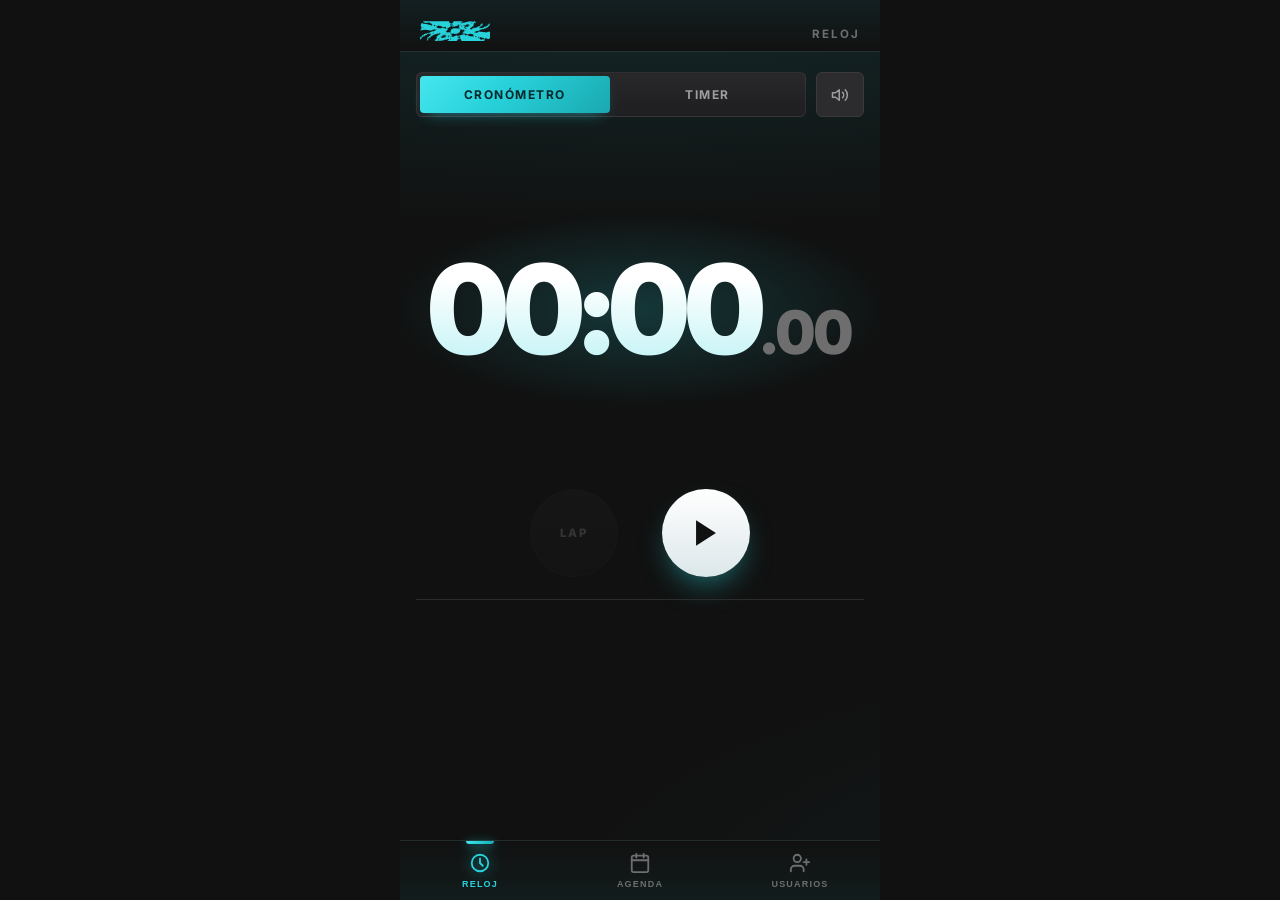
<file: fitness-pwa/index.html>
<!DOCTYPE html>
<html lang="es">
<head>
  <meta charset="UTF-8" />
  <meta name="viewport" content="width=device-width, initial-scale=1.0, maximum-scale=1.0, user-scalable=no, viewport-fit=cover" />
  <meta name="theme-color" content="#111111" />
  <meta name="apple-mobile-web-app-capable" content="yes" />
  <meta name="apple-mobile-web-app-status-bar-style" content="black-translucent" />
  <meta name="apple-mobile-web-app-title" content="PR.47" />
  <link rel="manifest" href="manifest.json" />
  <link rel="apple-touch-icon" href="apple-touch-icon.png" />
  <link rel="apple-touch-icon" sizes="180x180" href="apple-touch-icon.png" />
  <link rel="stylesheet" href="css/styles.css" />
  <link rel="stylesheet" href="css/modern.css" />
  <title>PR.47</title>
</head>
<body>

  <!-- ======= HEADER ======= -->
  <header class="app-header">
    <div class="app-logo">
      <img class="logo-svg" src="icons/SVG/Recurso 7.svg" alt="PR.47" />
    </div>
    <span id="page-title">Timer</span>
  </header>

  <!-- ======= MAIN CONTENT ======= -->
  <main id="app-content">

    <!-- ===== TIMER SECTION ===== -->
    <section id="section-timer" class="section active">
      <div class="timer-top">
        <div class="tab-bar">
          <button class="tab-btn active" data-tab="stopwatch">Cronómetro</button>
          <button class="tab-btn" data-tab="interval">Timer</button>
        </div>
        <button id="timer-settings-btn" class="icon-btn icon-btn--box timer-gear" title="Sonido y vibración" aria-label="Sonido y vibración">
          <svg width="18" height="18" viewBox="0 0 24 24" fill="none" stroke="currentColor" stroke-width="2" stroke-linecap="round" stroke-linejoin="round"><polygon points="11 5 6 9 2 9 2 15 6 15 11 19 11 5"/><path d="M15.5 8.5a5 5 0 010 7"/><path d="M19 5a10 10 0 010 14"/></svg>
        </button>
      </div>

      <!-- STOPWATCH -->
      <div id="tab-stopwatch" class="tab-content active">
        <div class="clock-display">
          <div class="sw-time-wrap">
            <span id="sw-main">00:00</span><span id="sw-ms" class="sw-ms">.00</span>
          </div>
        </div>
        <div class="sw-controls-row">
          <button id="sw-lap" class="sw-btn-secondary" disabled>LAP</button>
          <button id="sw-toggle" class="btn-toggle" aria-label="Play / Pause">
            <svg id="sw-icon-play" width="30" height="30" viewBox="0 0 24 24" fill="currentColor">
              <polygon points="5 3 19 12 5 21 5 3"/>
            </svg>
            <svg id="sw-icon-pause" class="hidden" width="30" height="30" viewBox="0 0 24 24" fill="currentColor">
              <rect x="6" y="4" width="4" height="16"/><rect x="14" y="4" width="4" height="16"/>
            </svg>
          </button>
        </div>
        <div id="sw-laps" class="sw-laps"></div>
      </div>

      <!-- TIMER -->
      <div id="tab-interval" class="tab-content">
        <div id="interval-config" class="card timer-card">
          <div class="card-title">Configurar Timer</div>
          <div class="preset-row" id="timer-presets">
            <button class="preset-chip" data-p="10,20,10,8,1">Tabata</button>
            <button class="preset-chip" data-p="10,30,15,6,1">30 / 15</button>
            <button class="preset-chip" data-p="10,40,20,6,1">40 / 20</button>
            <button class="preset-chip" data-p="10,45,15,5,1">45 / 15</button>
            <button class="preset-chip" data-p="10,60,30,4,2">60 / 30</button>
          </div>
          <div class="config-grid">
            <div class="config-group config-group--full">
              <label>Preparación</label>
              <div class="stepper">
                <button class="step-btn" data-for="prep-sec" data-d="-5" aria-label="Menos">−</button>
                <div class="sec-field"><input type="number" id="prep-sec" class="sec-input" min="0" value="10" inputmode="numeric" /><span>segundos</span></div>
                <button class="step-btn" data-for="prep-sec" data-d="5" aria-label="Más">+</button>
              </div>
            </div>
            <div class="config-group">
              <label>Ejercicio</label>
              <div class="stepper stepper--sm">
                <button class="step-btn" data-for="ex-sec" data-d="-5" aria-label="Menos">−</button>
                <div class="sec-field"><input type="number" id="ex-sec" class="sec-input" min="1" value="30" inputmode="numeric" /><span>segundos</span></div>
                <button class="step-btn" data-for="ex-sec" data-d="5" aria-label="Más">+</button>
              </div>
            </div>
            <div class="config-group">
              <label>Descanso</label>
              <div class="stepper stepper--sm">
                <button class="step-btn" data-for="rest-sec" data-d="-5" aria-label="Menos">−</button>
                <div class="sec-field"><input type="number" id="rest-sec" class="sec-input" min="0" value="15" inputmode="numeric" /><span>segundos</span></div>
                <button class="step-btn" data-for="rest-sec" data-d="5" aria-label="Más">+</button>
              </div>
            </div>
            <div class="config-group">
              <label>Sets</label>
              <div class="stepper stepper--sm">
                <button class="step-btn" data-for="sets-count" data-d="-1" aria-label="Menos">−</button>
                <div class="sec-field"><input type="number" id="sets-count" min="1" value="3" class="sec-input" inputmode="numeric" /><span>× round</span></div>
                <button class="step-btn" data-for="sets-count" data-d="1" aria-label="Más">+</button>
              </div>
            </div>
            <div class="config-group">
              <label>Rounds</label>
              <div class="stepper stepper--sm">
                <button class="step-btn" data-for="rounds-count" data-d="-1" aria-label="Menos">−</button>
                <div class="sec-field"><input type="number" id="rounds-count" min="1" value="1" class="sec-input" inputmode="numeric" /><span>vueltas</span></div>
                <button class="step-btn" data-for="rounds-count" data-d="1" aria-label="Más">+</button>
              </div>
            </div>
          </div>
          <div class="timer-total"><span>Duración total</span><b id="cfg-total">06:30</b></div>
          <button id="interval-go" class="btn btn-primary btn-xl btn-full">
            <svg width="16" height="16" viewBox="0 0 24 24" fill="currentColor"><polygon points="5 3 19 12 5 21 5 3"/></svg>
            Iniciar
          </button>
        </div>

        <!-- RUNNING -->
        <div id="interval-running" class="hidden">
          <!-- Tiempo total del circuito — chip arriba -->
          <div class="it-circuit-chip">
            <span id="it-total-time">00:00</span>
          </div>
          <!-- Fase activa -->
          <div id="phase-badge" class="phase-badge phase-exercise">Ejercicio</div>
          <div class="progress-ring-container">
            <svg class="progress-ring" viewBox="0 0 250 250">
              <circle class="progress-ring-bg" cx="125" cy="125" r="115" />
              <circle id="progress-arc" class="progress-ring-fill" cx="125" cy="125" r="115" />
            </svg>
            <div class="progress-inner">
              <span id="it-display">00:30</span>
            </div>
          </div>
          <div class="status-row">
            <div class="status-chip">
              <span class="status-label">Set</span>
              <span id="it-set">1 / 3</span>
            </div>
            <div class="status-chip">
              <span class="status-label">Round</span>
              <span id="it-round">1 / 1</span>
            </div>
          </div>
          <!-- Single toggle button + reset -->
          <div class="it-controls">
            <button id="it-pause" class="btn-it-toggle" aria-label="Pause / Resume">
              <svg id="it-icon-pause" width="26" height="26" viewBox="0 0 24 24" fill="currentColor">
                <rect x="6" y="4" width="4" height="16"/><rect x="14" y="4" width="4" height="16"/>
              </svg>
              <svg id="it-icon-play" class="hidden" width="26" height="26" viewBox="0 0 24 24" fill="currentColor">
                <polygon points="5 3 19 12 5 21 5 3"/>
              </svg>
            </button>
            <button id="it-reset" class="btn-it-reset" aria-label="Reset">
              <svg width="22" height="22" viewBox="0 0 24 24" fill="none" stroke="currentColor" stroke-width="2.5" stroke-linecap="round">
                <polyline points="1 4 1 10 7 10"/><path d="M3.51 15a9 9 0 1 0 .49-4.95"/>
              </svg>
            </button>
          </div>
        </div>
      </div>
    </section>

    <!-- ===== CALENDAR SECTION ===== -->
    <section id="section-calendar" class="section">
      <div class="view-toggle">
        <button class="view-btn active" data-view="agenda">Agenda</button>
        <button class="view-btn" data-view="month">Mes</button>
      </div>
      <div class="calendar-nav">
        <button id="cal-prev" class="nav-btn" aria-label="Anterior">
          <svg width="16" height="16" viewBox="0 0 24 24" fill="none" stroke="currentColor" stroke-width="2.5" stroke-linecap="round"><polyline points="15 18 9 12 15 6"/></svg>
        </button>
        <div class="cal-title-wrap">
          <span id="cal-title" class="cal-title"></span>
          <button id="cal-today" class="cal-today-btn hidden">Hoy</button>
        </div>
        <button id="cal-next" class="nav-btn" aria-label="Siguiente">
          <svg width="16" height="16" viewBox="0 0 24 24" fill="none" stroke="currentColor" stroke-width="2.5" stroke-linecap="round"><polyline points="9 18 15 12 9 6"/></svg>
        </button>
      </div>
      <div id="calendar-grid"></div>
      <div id="day-agenda"></div>
    </section>

    <!-- ===== USERS SECTION ===== -->
    <section id="section-users" class="section">
      <div id="users-list-view">
        <div class="backup-row">
          <button id="export-routines-btn" class="btn btn-secondary btn-sm">
            <svg width="12" height="12" viewBox="0 0 24 24" fill="none" stroke="currentColor" stroke-width="2.5" stroke-linecap="round"><path d="M21 15v4a2 2 0 01-2 2H5a2 2 0 01-2-2v-4"/><polyline points="17 8 12 3 7 8"/><line x1="12" y1="3" x2="12" y2="15"/></svg>
            Exportar rutinas
          </button>
          <button id="import-routines-btn" class="btn btn-secondary btn-sm">
            <svg width="12" height="12" viewBox="0 0 24 24" fill="none" stroke="currentColor" stroke-width="2.5" stroke-linecap="round"><path d="M21 15v4a2 2 0 01-2 2H5a2 2 0 01-2-2v-4"/><polyline points="7 10 12 15 17 10"/><line x1="12" y1="15" x2="12" y2="3"/></svg>
            Importar rutinas
          </button>
          <input type="file" id="import-routines-input" accept="application/json,.json" class="hidden" />
        </div>
        <div class="search-wrap">
          <svg class="search-ico" width="16" height="16" viewBox="0 0 24 24" fill="none" stroke="currentColor" stroke-width="2.4" stroke-linecap="round"><circle cx="11" cy="11" r="7"/><line x1="21" y1="21" x2="16.6" y2="16.6"/></svg>
          <input id="global-search" class="form-input search-input" type="search" placeholder="Buscar rutina o ejercicio…" autocomplete="off" />
          <button id="global-search-clear" class="search-clear hidden" aria-label="Borrar búsqueda">✕</button>
        </div>
        <div id="search-results" class="hidden"></div>
        <div id="users-grid"></div>
      </div>

      <div id="user-detail-view" class="hidden">
        <button id="back-to-users" class="back-btn-standalone">
          <svg width="14" height="14" viewBox="0 0 24 24" fill="none" stroke="currentColor" stroke-width="2.5" stroke-linecap="round"><polyline points="15 18 9 12 15 6"/></svg>
          Volver
        </button>
        <div class="user-profile-header user-profile-header--compact">
          <div id="user-avatar-large" class="avatar-large avatar-large--sm"></div>
          <div class="uph-info">
            <h2 id="user-detail-name"></h2>
            <div id="user-detail-meta" class="uph-meta"></div>
          </div>
          <div class="user-actions-row">
            <button id="edit-user-btn" class="icon-btn icon-btn--box" title="Editar alumno" aria-label="Editar alumno">
              <svg width="15" height="15" viewBox="0 0 24 24" fill="none" stroke="currentColor" stroke-width="2.2" stroke-linecap="round"><path d="M11 4H4a2 2 0 00-2 2v14a2 2 0 002 2h14a2 2 0 002-2v-7"/><path d="M18.5 2.5a2.121 2.121 0 013 3L12 15l-4 1 1-4 9.5-9.5z"/></svg>
            </button>
            <button id="delete-user-btn" class="icon-btn icon-btn--box icon-btn--danger" title="Eliminar alumno" aria-label="Eliminar alumno">
              <svg width="15" height="15" viewBox="0 0 24 24" fill="none" stroke="currentColor" stroke-width="2.2" stroke-linecap="round"><polyline points="3 6 5 6 21 6"/><path d="M19 6l-1 14a2 2 0 01-2 2H8a2 2 0 01-2-2L5 6"/><path d="M10 11v6M14 11v6"/></svg>
            </button>
          </div>
        </div>

        <!-- RAÍZ DEL ALUMNO: carpetas + tabla de pesos -->
        <div id="folders-section">
          <button id="generate-routine-root-btn" class="btn btn-accent btn-full" style="margin:0 0 16px">
            <svg width="15" height="15" viewBox="0 0 24 24" fill="none" stroke="currentColor" stroke-width="2.5" stroke-linecap="round" stroke-linejoin="round"><polyline points="16 3 21 3 21 8"/><line x1="4" y1="20" x2="21" y2="3"/><polyline points="21 16 21 21 16 21"/><line x1="15" y1="15" x2="21" y2="21"/><line x1="4" y1="4" x2="9" y2="9"/></svg>
            Generar rutina
          </button>
          <div class="routines-header">
            <h3>Carpetas</h3>
            <button id="add-folder-btn" class="btn btn-secondary btn-sm">
              <svg width="12" height="12" viewBox="0 0 24 24" fill="none" stroke="currentColor" stroke-width="2.5" stroke-linecap="round"><line x1="12" y1="5" x2="12" y2="19"/><line x1="5" y1="12" x2="19" y2="12"/></svg>
              Carpeta
            </button>
          </div>
          <div id="folders-grid"></div>
          <button id="weights-table-btn" class="wt-tile">
            <span class="wt-tile-icon"><svg width="22" height="22" viewBox="0 0 24 24" fill="none" stroke="currentColor" stroke-width="1.9" stroke-linecap="round" stroke-linejoin="round"><rect x="3" y="3" width="18" height="18" rx="3"/><line x1="3" y1="9" x2="21" y2="9"/><line x1="3" y1="15" x2="21" y2="15"/><line x1="12" y1="9" x2="12" y2="21"/></svg></span>
            <span class="wt-tile-text"><b>Tabla de pesos</b><small id="weights-tile-sub">Los últimos pesos de cada ejercicio</small></span>
            <span class="wt-tile-go"><svg width="16" height="16" viewBox="0 0 24 24" fill="none" stroke="currentColor" stroke-width="2.5" stroke-linecap="round"><polyline points="9 18 15 12 9 6"/></svg></span>
          </button>
        </div>

        <!-- DENTRO DE UNA CARPETA: sus rutinas -->
        <div id="folder-section" class="hidden">
          <div class="folder-head">
            <span id="folder-head-icon" class="folder-head-icon"></span>
            <h3 id="folder-title"></h3>
            <button id="edit-folder-btn" class="icon-btn icon-btn--box" title="Editar carpeta" aria-label="Editar carpeta">
              <svg width="15" height="15" viewBox="0 0 24 24" fill="none" stroke="currentColor" stroke-width="2.2" stroke-linecap="round"><circle cx="12" cy="5" r="1.2"/><circle cx="12" cy="12" r="1.2"/><circle cx="12" cy="19" r="1.2"/></svg>
            </button>
          </div>
          <div class="folder-actions">
            <button id="add-routine-btn" class="btn btn-primary btn-sm">
              <svg width="12" height="12" viewBox="0 0 24 24" fill="none" stroke="currentColor" stroke-width="2.5" stroke-linecap="round"><line x1="12" y1="5" x2="12" y2="19"/><line x1="5" y1="12" x2="19" y2="12"/></svg>
              Nueva
            </button>
            <button id="copy-routine-btn" class="btn btn-secondary btn-sm">
              <svg width="12" height="12" viewBox="0 0 24 24" fill="none" stroke="currentColor" stroke-width="2.5" stroke-linecap="round"><rect x="9" y="9" width="13" height="13" rx="2"/><path d="M5 15H4a2 2 0 01-2-2V4a2 2 0 012-2h9a2 2 0 012 2v1"/></svg>
              Copiar de…
            </button>
            <button id="generate-routine-btn" class="btn btn-accent btn-sm">
              <svg width="13" height="13" viewBox="0 0 24 24" fill="none" stroke="currentColor" stroke-width="2.5" stroke-linecap="round" stroke-linejoin="round"><polyline points="16 3 21 3 21 8"/><line x1="4" y1="20" x2="21" y2="3"/><polyline points="21 16 21 21 16 21"/><line x1="15" y1="15" x2="21" y2="21"/><line x1="4" y1="4" x2="9" y2="9"/></svg>
              Generar
            </button>
          </div>
          <div id="routines-list"></div>
        </div>
      </div>

      <div id="weights-view" class="hidden"></div>

      <div id="routine-detail-view" class="hidden">
        <div class="routine-header-bar">
          <button id="back-to-user" class="back-btn">
            <svg width="14" height="14" viewBox="0 0 24 24" fill="none" stroke="currentColor" stroke-width="2.5" stroke-linecap="round"><polyline points="15 18 9 12 15 6"/></svg>
            Volver
          </button>
          <h3 id="routine-detail-name"></h3>
          <button id="edit-routine-btn" class="btn btn-secondary btn-sm">
            <svg width="12" height="12" viewBox="0 0 24 24" fill="none" stroke="currentColor" stroke-width="2.5" stroke-linecap="round"><path d="M11 4H4a2 2 0 00-2 2v14a2 2 0 002 2h14a2 2 0 002-2v-7"/><path d="M18.5 2.5a2.121 2.121 0 013 3L12 15l-4 1 1-4 9.5-9.5z"/></svg>
            Editar
          </button>
        </div>
        <div id="exercises-list"></div>
        <button id="add-exercise-btn" class="btn btn-primary btn-full" style="margin-top:0">
          <svg width="14" height="14" viewBox="0 0 24 24" fill="none" stroke="currentColor" stroke-width="2.5" stroke-linecap="round"><line x1="12" y1="5" x2="12" y2="19"/><line x1="5" y1="12" x2="19" y2="12"/></svg>
          Ejercicio
        </button>
        <div style="display:flex;gap:8px;margin-top:8px">
          <button id="add-break-btn" class="btn btn-secondary btn-full" style="margin-top:0">
            <svg width="14" height="14" viewBox="0 0 24 24" fill="none" stroke="currentColor" stroke-width="2" stroke-linecap="round"><circle cx="12" cy="12" r="10"/><line x1="10" y1="15" x2="10" y2="9"/><line x1="14" y1="15" x2="14" y2="9"/></svg>
            Pausa
          </button>
          <button id="add-speed-btn" class="btn btn-secondary btn-full" style="margin-top:0">
            <svg width="14" height="14" viewBox="0 0 24 24" fill="none" stroke="currentColor" stroke-width="2.5" stroke-linecap="round"><polyline points="13 2 3 14 12 14 11 22 21 10 12 10 13 2"/></svg>
            Velocidad
          </button>
        </div>
        <button id="assign-to-cal-btn" class="btn btn-secondary btn-full hidden" style="margin-top:8px">
          <svg width="14" height="14" viewBox="0 0 24 24" fill="none" stroke="currentColor" stroke-width="2.5" stroke-linecap="round"><rect x="3" y="4" width="18" height="18" rx="2"/><path d="M3 9h18M8 2v4M16 2v4"/></svg>
          Asignar al calendario
        </button>
        <button id="run-routine-btn" class="btn btn-accent btn-full" style="margin-top:8px">
          <svg width="15" height="15" viewBox="0 0 24 24" fill="none" stroke="currentColor" stroke-width="2.4" stroke-linecap="round" stroke-linejoin="round"><circle cx="12" cy="13" r="8"/><path d="M12 9v4l2.5 2.5"/><path d="M9 2h6"/></svg>
          Cronometrar rutina
        </button>
        <button id="weights-btn" class="btn btn-secondary btn-full" style="margin-top:8px">
          <svg width="14" height="14" viewBox="0 0 24 24" fill="none" stroke="currentColor" stroke-width="2.5" stroke-linecap="round"><line x1="4" y1="21" x2="4" y2="14"/><line x1="4" y1="10" x2="4" y2="3"/><line x1="12" y1="21" x2="12" y2="12"/><line x1="12" y1="8" x2="12" y2="3"/><line x1="20" y1="21" x2="20" y2="16"/><line x1="20" y1="12" x2="20" y2="3"/><line x1="1" y1="14" x2="7" y2="14"/><line x1="9" y1="8" x2="15" y2="8"/><line x1="17" y1="16" x2="23" y2="16"/></svg>
          Actualizar pesos
        </button>
        <button id="pdf-routine-btn" class="btn btn-secondary btn-full" style="margin-top:8px">
          <svg width="14" height="14" viewBox="0 0 24 24" fill="none" stroke="currentColor" stroke-width="2.5" stroke-linecap="round"><path d="M21 15v4a2 2 0 01-2 2H5a2 2 0 01-2-2v-4"/><polyline points="7 10 12 15 17 10"/><line x1="12" y1="15" x2="12" y2="3"/></svg>
          Descargar PDF
        </button>
      </div>
    </section>

  </main>

  <!-- FAB — fuera del contenedor scrollable para que siempre sea visible -->
  <button id="add-user-btn" class="fab hidden" aria-label="Agregar">
    <svg width="22" height="22" viewBox="0 0 24 24" fill="none" stroke="currentColor" stroke-width="2.5" stroke-linecap="round">
      <line x1="12" y1="5" x2="12" y2="19"/><line x1="5" y1="12" x2="19" y2="12"/>
    </svg>
  </button>

  <!-- ======= BOTTOM NAV ======= -->
  <nav class="bottom-nav">
    <button class="nav-item active" data-section="timer">
      <svg viewBox="0 0 24 24" fill="none" stroke="currentColor" stroke-width="2" stroke-linecap="round">
        <circle cx="12" cy="12" r="9"/><path d="M12 7v5l3 3"/>
      </svg>
      <span>Reloj</span>
    </button>
    <button class="nav-item" data-section="calendar">
      <svg viewBox="0 0 24 24" fill="none" stroke="currentColor" stroke-width="2" stroke-linecap="round">
        <rect x="3" y="4" width="18" height="18" rx="2"/><path d="M3 9h18M8 2v4M16 2v4"/>
      </svg>
      <span>Agenda</span>
    </button>
    <button class="nav-item" data-section="users">
      <svg viewBox="0 0 24 24" fill="none" stroke="currentColor" stroke-width="2" stroke-linecap="round">
        <circle cx="9" cy="7" r="4"/><path d="M2 21v-2a4 4 0 014-4h6a4 4 0 014 4v2"/>
        <path d="M19 8v6M22 11h-6"/>
      </svg>
      <span>Usuarios</span>
    </button>
  </nav>

  <!-- ======= MODAL ======= -->
  <div id="modal-overlay" class="modal-overlay hidden">
    <div id="modal-box" class="modal-box">
      <div class="modal-header">
        <h3 id="modal-title"></h3>
        <button id="modal-close" class="icon-btn">
          <svg width="18" height="18" viewBox="0 0 24 24" fill="none" stroke="currentColor" stroke-width="2.5" stroke-linecap="round">
            <line x1="18" y1="6" x2="6" y2="18"/><line x1="6" y1="6" x2="18" y2="18"/>
          </svg>
        </button>
      </div>
      <div id="modal-body"></div>
    </div>
  </div>

  <!-- ======= TOAST ======= -->
  <div id="toast" class="toast hidden"></div>

  <script src="js/timer.js"></script>
  <script src="js/calendar.js"></script>
  <script src="js/generator.js"></script>
  <script src="js/organizer.js"></script>
  <script src="js/weights.js"></script>
  <script src="js/runner.js"></script>
  <script src="js/users.js"></script>
  <script src="js/app.js"></script>
</body>
</html>
</file>
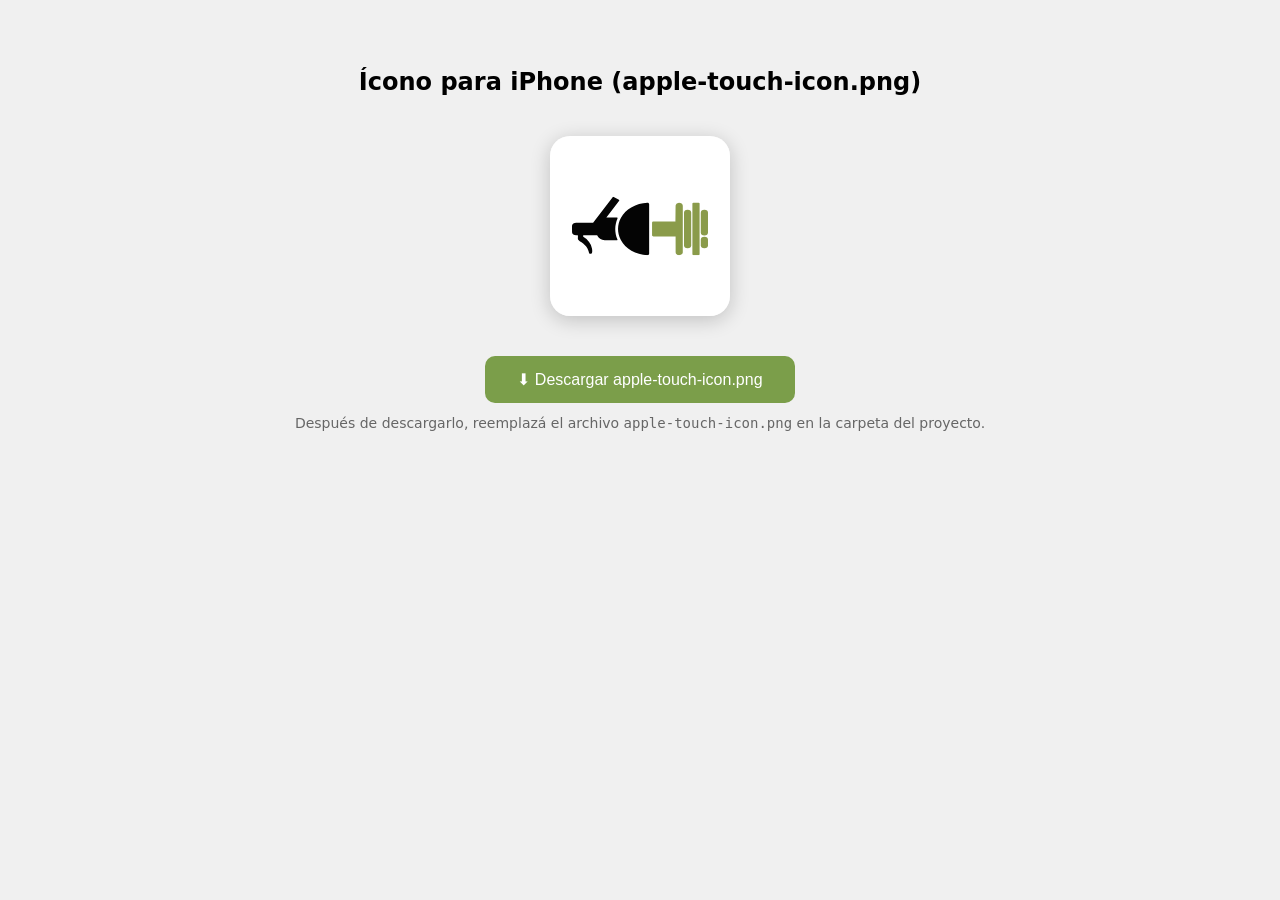
<file: fitness-pwa/icon-generator.html>
<!DOCTYPE html>
<html lang="es">
<head>
<meta charset="UTF-8">
<title>Generador de ícono — pr.soda</title>
<style>
  body { font-family: system-ui; background: #f0f0f0; padding: 40px; text-align: center; }
  canvas { border-radius: 20px; box-shadow: 0 4px 20px rgba(0,0,0,.2); margin: 20px; }
  button { padding: 14px 32px; background: #7B9E4A; color: white; border: none;
           border-radius: 10px; font-size: 16px; cursor: pointer; margin-top: 16px; }
  button:hover { background: #5a7835; }
  p { color: #666; margin-top: 12px; font-size: 14px; }
</style>
</head>
<body>
<h2>Ícono para iPhone (apple-touch-icon.png)</h2>
<canvas id="c" width="180" height="180"></canvas>
<br>
<button onclick="download()">⬇ Descargar apple-touch-icon.png</button>
<p>Después de descargarlo, reemplazá el archivo <code>apple-touch-icon.png</code> en la carpeta del proyecto.</p>

<script>
const SVG = `<svg viewBox="0 0 1009.06 510.11" xmlns="http://www.w3.org/2000/svg">
  <path fill="#040404" d="M83.39,348.09c-1.87-3.45-.36-8.92.1-12.26l102.79.81c10.15,24.02,30.51,43.19,56.25,43.3l89.77.35c3.84.01,6.44-3.81,5.12-7.41-22.1-60.47-21.39-123.94.21-183.76,1.29-3.58-1.27-7.36-5.08-7.39l-77.64-.49,95.15-147.68c1.74-2.7.95-6.31-1.77-8.03L309.52.9c-2.68-1.7-6.24-.93-7.97,1.74l-145.03,223.15-125.26.12c-16.61.02-29.94,10.6-31.26,27.41l.25,55.98c.08,17.91,17.3,28.76,34.48,26.53,3.9-.51,9.33.56,9.25,4.57l-.56,26.7c-.3,14.42,29.71,31.21,47.01,49,42.26,43.46,28.37,81.84,46.3,82.71,18.59.91,13.11-35.49,11.42-46.85-6.32-42.51-28.91-78.97-64.76-103.88Z"/>
  <path fill="#040404" d="M559.31,52.58c7.08-.42,13.06,5.3,13.06,12.42v432.67c0,7.08-5.94,12.79-12.98,12.42-85.7-4.73-163.19-57.05-197.86-135.52-26.8-60.6-26.08-129.23.83-189.53,37.55-77.6,111.71-127.3,196.95-132.45Z"/>
  <path fill="#8a9b4a" d="M822.21,78.17l-.15,409.57c0,13.14-12.73,22.18-24.5,22.25l-3.84.11c-13.76-.92-24.8-11.36-24.83-25.76l-.22-137.38-164.17.14c-5.81,0-10.53-4.71-10.53-10.52v-110.52c0-5.81,4.71-10.52,10.52-10.52h164.21s.18-139.44.18-139.44c1.22-12.62,9.3-21.07,21.44-23.06l2.32-.48c15.57-.26,29.56,8.52,29.56,25.61Z"/>
  <rect fill="#8a9b4a" x="831.05" y="112.33" width="53.45" height="338.09" rx="26.72" ry="26.72"/>
  <rect fill="#8a9b4a" x="955.61" y="112.31" width="53.45" height="225.47" rx="26.72" ry="26.72"/>
  <rect fill="#8a9b4a" x="955.61" y="348.51" width="53.45" height="101.9" rx="26.72" ry="26.72"/>
  <rect fill="#8a9b4a" x="893.33" y="52.61" width="53.45" height="457.5" rx="7.06" ry="7.06"/>
</svg>`;

const canvas = document.getElementById('c');
const ctx    = canvas.getContext('2d');

// White background with rounded corners
ctx.fillStyle = '#ffffff';
ctx.fillRect(0, 0, 180, 180);

const blob = new Blob([SVG], { type: 'image/svg+xml' });
const url  = URL.createObjectURL(blob);
const img  = new Image();
img.onload = () => {
  // Center logo with padding: 20px on sides, vertically centered
  const pad = 22;
  const drawW = 180 - pad * 2;
  const drawH = drawW * (240 / 560);
  const drawX = pad;
  const drawY = (180 - drawH) / 2;
  ctx.drawImage(img, drawX, drawY, drawW, drawH);
  URL.revokeObjectURL(url);
};
img.src = url;

function download() {
  const a = document.createElement('a');
  a.download = 'apple-touch-icon.png';
  a.href = canvas.toDataURL('image/png');
  document.body.appendChild(a);
  a.click();
  document.body.removeChild(a);
}
</script>
</body>
</html>
</file>
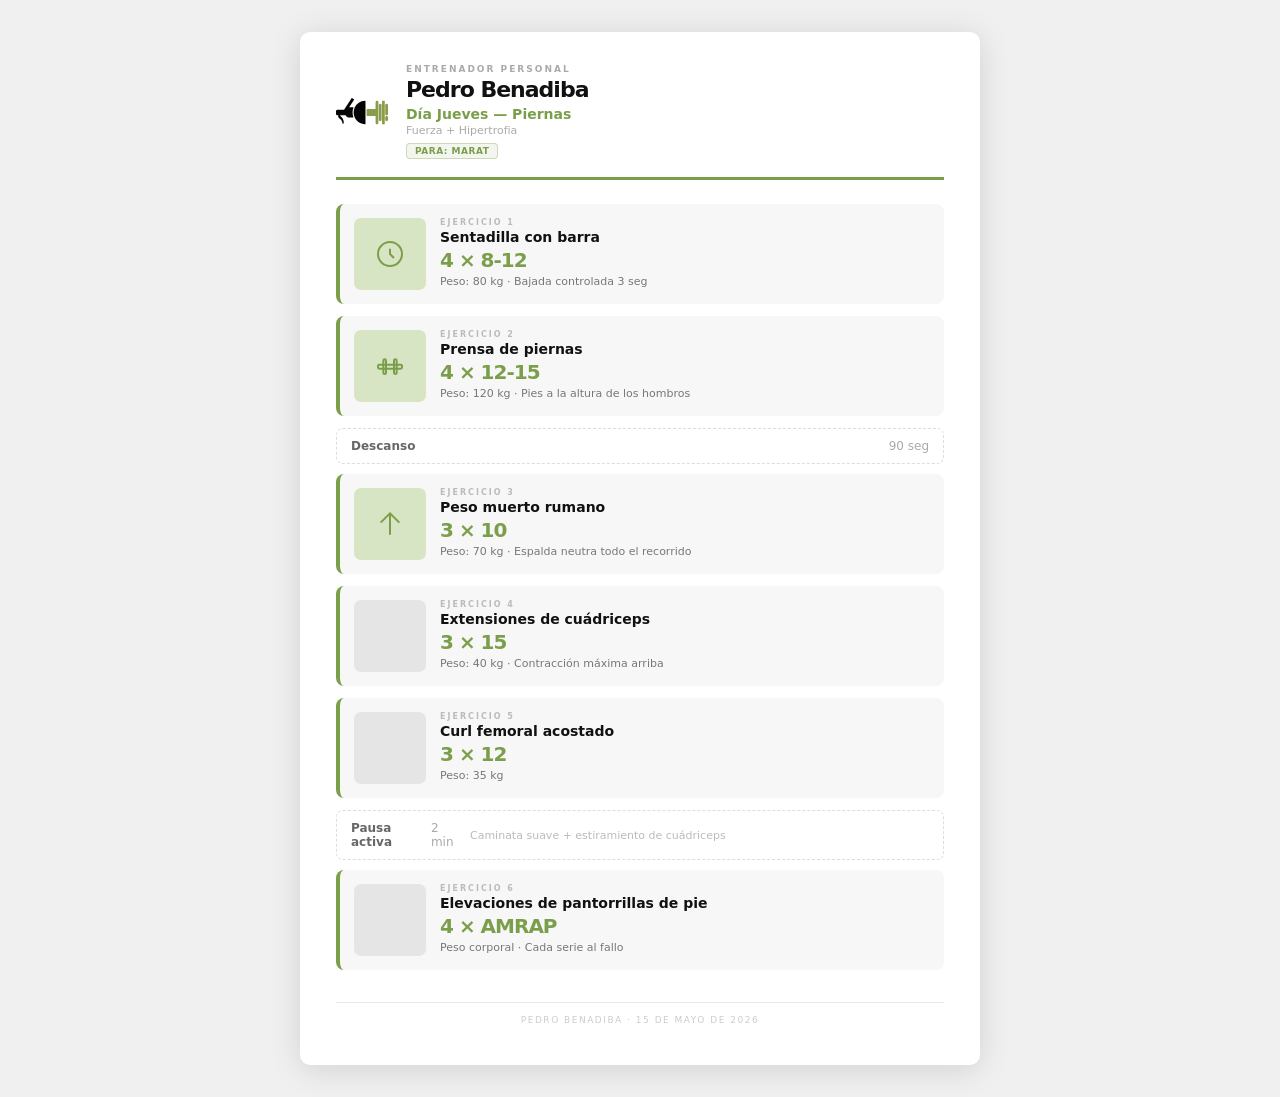
<file: fitness-pwa/pdf-preview.html>
<!DOCTYPE html>
<html lang="es">
<head>
<meta charset="UTF-8">
<meta name="viewport" content="width=device-width,initial-scale=1">
<title>Marat — Día Jueves · pr.soda</title>
<style>
  * { box-sizing: border-box; margin: 0; padding: 0; }
  body {
    font-family: system-ui, -apple-system, Helvetica, Arial, sans-serif;
    background: #f0f0f0;
    color: #111;
    padding: 32px 20px;
  }
  .page {
    background: #fff;
    max-width: 680px;
    margin: 0 auto;
    padding: 32px 36px 40px;
    border-radius: 10px;
    box-shadow: 0 4px 32px rgba(0,0,0,.13);
  }
  @media print {
    body { background: #fff; padding: 0; }
    .page { box-shadow: none; border-radius: 0; padding: 0; max-width: none; }
    @page { margin: 14mm 18mm; }
    .pc { page-break-inside: avoid; }
  }
</style>
</head>
<body>
<div class="page">

<!-- HEADER -->
<div style="display:flex;align-items:center;gap:18px;margin-bottom:24px;padding-bottom:18px;border-bottom:3px solid #7B9E4A">

  <!-- Logo SVG -->
  <svg style="width:52px;height:auto;flex-shrink:0" viewBox="0 0 1009.06 510.11" xmlns="http://www.w3.org/2000/svg">
    <path fill="#040404" d="M83.39,348.09c-1.87-3.45-.36-8.92.1-12.26l102.79.81c10.15,24.02,30.51,43.19,56.25,43.3l89.77.35c3.84.01,6.44-3.81,5.12-7.41-22.1-60.47-21.39-123.94.21-183.76,1.29-3.58-1.27-7.36-5.08-7.39l-77.64-.49,95.15-147.68c1.74-2.7.95-6.31-1.77-8.03L309.52.9c-2.68-1.7-6.24-.93-7.97,1.74l-145.03,223.15-125.26.12c-16.61.02-29.94,10.6-31.26,27.41l.25,55.98c.08,17.91,17.3,28.76,34.48,26.53,3.9-.51,9.33.56,9.25,4.57l-.56,26.7c-.3,14.42,29.71,31.21,47.01,49,42.26,43.46,28.37,81.84,46.3,82.71,18.59.91,13.11-35.49,11.42-46.85-6.32-42.51-28.91-78.97-64.76-103.88Z"/>
    <path fill="#040404" d="M559.31,52.58c7.08-.42,13.06,5.3,13.06,12.42v432.67c0,7.08-5.94,12.79-12.98,12.42-85.7-4.73-163.19-57.05-197.86-135.52-26.8-60.6-26.08-129.23.83-189.53,37.55-77.6,111.71-127.3,196.95-132.45Z"/>
    <path fill="#8a9b4a" d="M822.21,78.17l-.15,409.57c0,13.14-12.73,22.18-24.5,22.25l-3.84.11c-13.76-.92-24.8-11.36-24.83-25.76l-.22-137.38-164.17.14c-5.81,0-10.53-4.71-10.53-10.52v-110.52c0-5.81,4.71-10.52,10.52-10.52h164.21s.18-139.44.18-139.44c1.22-12.62,9.3-21.07,21.44-23.06l2.32-.48c15.57-.26,29.56,8.52,29.56,25.61Z"/>
    <rect fill="#8a9b4a" x="831.05" y="112.33" width="53.45" height="338.09" rx="26.72" ry="26.72"/>
    <rect fill="#8a9b4a" x="955.61" y="112.31" width="53.45" height="225.47" rx="26.72" ry="26.72"/>
    <rect fill="#8a9b4a" x="955.61" y="348.51" width="53.45" height="101.9" rx="26.72" ry="26.72"/>
    <rect fill="#8a9b4a" x="893.33" y="52.61" width="53.45" height="457.5" rx="7.06" ry="7.06"/>
  </svg>

  <!-- Trainer + routine info -->
  <div style="flex:1">
    <div style="font-size:9px;font-weight:700;text-transform:uppercase;letter-spacing:2px;color:#aaa;margin-bottom:3px">Entrenador personal</div>
    <div style="font-size:22px;font-weight:900;letter-spacing:-1px;color:#111">Pedro Benadiba</div>
    <div style="font-size:14px;font-weight:700;color:#7B9E4A;margin-top:4px">Día Jueves — Piernas</div>
    <div style="font-size:11px;color:#aaa;margin-top:2px">Fuerza + Hipertrofia</div>
    <div style="display:inline-block;font-size:9px;font-weight:700;color:#7B9E4A;background:#7B9E4A18;border:1px solid #7B9E4A55;border-radius:4px;padding:2px 8px;margin-top:6px;text-transform:uppercase;letter-spacing:.5px">Para: Marat</div>
  </div>
</div>

<!-- EJERCICIO 1 -->
<div class="pc" style="display:flex;gap:14px;margin-bottom:12px;padding:14px;border-radius:8px;background:#f7f7f7;border-left:4px solid #7B9E4A">
  <div style="width:72px;height:72px;border-radius:7px;background:#d8e5c4;flex-shrink:0;display:flex;align-items:center;justify-content:center">
    <svg width="32" height="32" viewBox="0 0 24 24" fill="none" stroke="#7B9E4A" stroke-width="1.5"><circle cx="12" cy="12" r="9"/><path d="M12 8v4l3 3"/></svg>
  </div>
  <div style="flex:1">
    <div style="font-size:8px;font-weight:700;text-transform:uppercase;letter-spacing:2px;color:#bbb;margin-bottom:2px">Ejercicio 1</div>
    <div style="font-size:14px;font-weight:800;color:#111;margin-bottom:5px">Sentadilla con barra</div>
    <div style="font-size:20px;font-weight:900;letter-spacing:-1px;line-height:1;color:#7B9E4A">4 × 8-12</div>
    <div style="font-size:11px;color:#777;margin-top:5px">Peso: 80 kg · Bajada controlada 3 seg</div>
  </div>
</div>

<!-- EJERCICIO 2 -->
<div class="pc" style="display:flex;gap:14px;margin-bottom:12px;padding:14px;border-radius:8px;background:#f7f7f7;border-left:4px solid #7B9E4A">
  <div style="width:72px;height:72px;border-radius:7px;background:#d8e5c4;flex-shrink:0;display:flex;align-items:center;justify-content:center">
    <svg width="32" height="32" viewBox="0 0 24 24" fill="none" stroke="#7B9E4A" stroke-width="1.5"><rect x="3" y="11" width="18" height="3" rx="1"/><rect x="7" y="7" width="2" height="11" rx="1"/><rect x="15" y="7" width="2" height="11" rx="1"/></svg>
  </div>
  <div style="flex:1">
    <div style="font-size:8px;font-weight:700;text-transform:uppercase;letter-spacing:2px;color:#bbb;margin-bottom:2px">Ejercicio 2</div>
    <div style="font-size:14px;font-weight:800;color:#111;margin-bottom:5px">Prensa de piernas</div>
    <div style="font-size:20px;font-weight:900;letter-spacing:-1px;line-height:1;color:#7B9E4A">4 × 12-15</div>
    <div style="font-size:11px;color:#777;margin-top:5px">Peso: 120 kg · Pies a la altura de los hombros</div>
  </div>
</div>

<!-- DESCANSO -->
<div class="pc" style="display:flex;align-items:center;gap:12px;margin-bottom:10px;padding:10px 14px;border-radius:7px;border:1.5px dashed #ddd">
  <span style="font-size:12px;font-weight:700;color:#666">Descanso</span>
  <span style="font-size:12px;color:#aaa;margin-left:auto">90 seg</span>
</div>

<!-- EJERCICIO 3 -->
<div class="pc" style="display:flex;gap:14px;margin-bottom:12px;padding:14px;border-radius:8px;background:#f7f7f7;border-left:4px solid #7B9E4A">
  <div style="width:72px;height:72px;border-radius:7px;background:#d8e5c4;flex-shrink:0;display:flex;align-items:center;justify-content:center">
    <svg width="32" height="32" viewBox="0 0 24 24" fill="none" stroke="#7B9E4A" stroke-width="1.5"><path d="M12 20V4M5 11l7-7 7 7"/></svg>
  </div>
  <div style="flex:1">
    <div style="font-size:8px;font-weight:700;text-transform:uppercase;letter-spacing:2px;color:#bbb;margin-bottom:2px">Ejercicio 3</div>
    <div style="font-size:14px;font-weight:800;color:#111;margin-bottom:5px">Peso muerto rumano</div>
    <div style="font-size:20px;font-weight:900;letter-spacing:-1px;line-height:1;color:#7B9E4A">3 × 10</div>
    <div style="font-size:11px;color:#777;margin-top:5px">Peso: 70 kg · Espalda neutra todo el recorrido</div>
  </div>
</div>

<!-- EJERCICIO 4 -->
<div class="pc" style="display:flex;gap:14px;margin-bottom:12px;padding:14px;border-radius:8px;background:#f7f7f7;border-left:4px solid #7B9E4A">
  <div style="width:72px;height:72px;border-radius:7px;background:#e5e5e5;flex-shrink:0"></div>
  <div style="flex:1">
    <div style="font-size:8px;font-weight:700;text-transform:uppercase;letter-spacing:2px;color:#bbb;margin-bottom:2px">Ejercicio 4</div>
    <div style="font-size:14px;font-weight:800;color:#111;margin-bottom:5px">Extensiones de cuádriceps</div>
    <div style="font-size:20px;font-weight:900;letter-spacing:-1px;line-height:1;color:#7B9E4A">3 × 15</div>
    <div style="font-size:11px;color:#777;margin-top:5px">Peso: 40 kg · Contracción máxima arriba</div>
  </div>
</div>

<!-- EJERCICIO 5 -->
<div class="pc" style="display:flex;gap:14px;margin-bottom:12px;padding:14px;border-radius:8px;background:#f7f7f7;border-left:4px solid #7B9E4A">
  <div style="width:72px;height:72px;border-radius:7px;background:#e5e5e5;flex-shrink:0"></div>
  <div style="flex:1">
    <div style="font-size:8px;font-weight:700;text-transform:uppercase;letter-spacing:2px;color:#bbb;margin-bottom:2px">Ejercicio 5</div>
    <div style="font-size:14px;font-weight:800;color:#111;margin-bottom:5px">Curl femoral acostado</div>
    <div style="font-size:20px;font-weight:900;letter-spacing:-1px;line-height:1;color:#7B9E4A">3 × 12</div>
    <div style="font-size:11px;color:#777;margin-top:5px">Peso: 35 kg</div>
  </div>
</div>

<!-- PAUSA ACTIVA -->
<div class="pc" style="display:flex;align-items:center;gap:12px;margin-bottom:10px;padding:10px 14px;border-radius:7px;border:1.5px dashed #ddd">
  <span style="font-size:12px;font-weight:700;color:#666">Pausa activa</span>
  <span style="font-size:12px;color:#aaa;margin-left:auto">2 min</span>
  <div style="font-size:11px;color:#bbb;width:100%">Caminata suave + estiramiento de cuádriceps</div>
</div>

<!-- EJERCICIO 6 -->
<div class="pc" style="display:flex;gap:14px;margin-bottom:12px;padding:14px;border-radius:8px;background:#f7f7f7;border-left:4px solid #7B9E4A">
  <div style="width:72px;height:72px;border-radius:7px;background:#e5e5e5;flex-shrink:0"></div>
  <div style="flex:1">
    <div style="font-size:8px;font-weight:700;text-transform:uppercase;letter-spacing:2px;color:#bbb;margin-bottom:2px">Ejercicio 6</div>
    <div style="font-size:14px;font-weight:800;color:#111;margin-bottom:5px">Elevaciones de pantorrillas de pie</div>
    <div style="font-size:20px;font-weight:900;letter-spacing:-1px;line-height:1;color:#7B9E4A">4 × AMRAP</div>
    <div style="font-size:11px;color:#777;margin-top:5px">Peso corporal · Cada serie al fallo</div>
  </div>
</div>

<!-- FOOTER -->
<div style="margin-top:32px;padding-top:12px;border-top:1px solid #e8e8e8;font-size:9px;color:#ccc;text-align:center;text-transform:uppercase;letter-spacing:1.5px">
  Pedro Benadiba · 15 de mayo de 2026
</div>

</div>
</body>
</html>
</file>
<file: fitness-pwa/css/styles.css>
/* ============================================================
   PR.47  —  Design System
   Nike-inspired: clean, bold, minimal
============================================================ */

@import url('https://fonts.googleapis.com/css2?family=Inter:wght@300;400;500;600;700;900&display=swap');

/* ── Reset ─────────────────────────────────────────────── */
*, *::before, *::after { box-sizing: border-box; margin: 0; padding: 0; }

:root {
  --bg:       #111111;
  --bg2:      #1c1c1e;
  --bg3:      #2c2c2e;
  --bg4:      #3a3a3c;
  --accent:   #28D2DB;
  --accent-d: #1AA8B0;
  --accent-l: #1f4d51;
  --accent-bg:rgba(40,210,219,.12);
  --red:      #ff5c4d;
  --red-bg:   rgba(255,92,77,.12);
  --text:     #f5f5f5;
  --text2:    #9e9e9e;
  --text3:    #6e6e6e;
  --radius:   6px;
  --radius-sm:3px;
  --nav-h:    60px;
  --header-h: 52px;
  --safe-bottom: env(safe-area-inset-bottom, 0px);
  --max-w:    480px;
  --font: 'Inter', 'Helvetica Neue', Helvetica, Arial, sans-serif;
}

html {
  height: 100%;
  background: var(--bg);
}

body {
  min-height: 100dvh;
  height: 100%;
  max-width: var(--max-w);
  margin: 0 auto;
  overflow: hidden;
  background: var(--bg);
  color: var(--text);
  font-family: var(--font);
  -webkit-font-smoothing: antialiased;
  -moz-osx-font-smoothing: grayscale;
  touch-action: manipulation;
  position: relative;
}

/* ── Header ─────────────────────────────────────────────── */
.app-header {
  position: fixed;
  top: 0;
  left: 50%; transform: translateX(-50%);
  width: 100%; max-width: var(--max-w);
  /* Dynamic Island / notch support */
  padding-top: env(safe-area-inset-top, 0px);
  height: calc(var(--header-h) + env(safe-area-inset-top, 0px));
  background: var(--bg);
  border-bottom: 1px solid var(--bg3);
  display: flex;
  align-items: flex-end;  /* keep content at bottom of the padded header */
  justify-content: space-between;
  padding-left: 20px; padding-right: 20px;
  padding-bottom: 10px;
  z-index: 100;
  transition: background .4s ease, border-color .4s ease;
}
/* Extend header background behind the Dynamic Island / status bar */
.app-header::before {
  content: '';
  position: absolute;
  top: -60px;
  left: 0; right: 0;
  height: 60px;
  background: inherit;
  pointer-events: none;
}
.app-logo {
  display: flex;
  align-items: center;
  gap: 10px;
}
.logo-svg {
  height: 20px;
  width: auto;
  display: block;
  flex-shrink: 0;
  transition: filter .4s ease;
}
.app-name {
  font-size: .95rem;
  font-weight: 300;
  letter-spacing: 1.5px;
  color: var(--text);
  transition: color .4s ease;
  white-space: nowrap;
  line-height: 1;
}
#page-title {
  font-size: .72rem;
  font-weight: 700;
  color: var(--text3);
  letter-spacing: 2px;
  text-transform: uppercase;
}

/* ── Main / Sections ─────────────────────────────────────── */
#app-content {
  position: fixed;
  top: calc(var(--header-h) + env(safe-area-inset-top, 0px));
  left: 50%; transform: translateX(-50%);
  width: 100%; max-width: var(--max-w);
  bottom: calc(var(--nav-h) + env(safe-area-inset-bottom, 0px));
  overflow-y: auto;
  -webkit-overflow-scrolling: touch;
  background: var(--bg); /* prevents grey html background from showing through */
}
.section { display: none; padding: 20px 16px 40px; min-height: 100%; }
.section.active { display: block; }

/* ── Bottom Nav ──────────────────────────────────────────── */
.bottom-nav {
  position: fixed;
  bottom: 0;
  left: 50%; transform: translateX(-50%);
  width: 100%; max-width: var(--max-w);
  height: calc(var(--nav-h) + env(safe-area-inset-bottom, 0px));
  padding-bottom: env(safe-area-inset-bottom, 0px);
  background: var(--bg);
  border-top: 1px solid var(--bg3);
  display: flex;
  z-index: 100;
}
/* Extend nav background into any area below the home indicator */
.bottom-nav::after {
  content: '';
  position: absolute;
  bottom: -60px;
  left: 0; right: 0;
  height: 60px;
  background: inherit;
  pointer-events: none;
}
.nav-item {
  flex: 1;
  display: flex; flex-direction: column;
  align-items: center; justify-content: center;
  gap: 5px;
  background: none; border: none;
  color: var(--text3);
  cursor: pointer;
  transition: color .15s;
  padding: 8px 0;
  -webkit-tap-highlight-color: transparent;
}
.nav-item svg { width: 22px; height: 22px; }
.nav-item span {
  font-size: 9px;
  font-weight: 700;
  letter-spacing: 1.2px;
  text-transform: uppercase;
}
.nav-item.active { color: var(--accent-d); }

/* ── Tabs ────────────────────────────────────────────────── */
.tab-bar {
  display: flex;
  background: var(--bg2);
  border-radius: var(--radius);
  padding: 3px;
  margin-bottom: 24px;
  gap: 3px;
  border: 1px solid var(--bg3);
}
.tab-btn {
  flex: 1; padding: 11px;
  border: none; border-radius: 4px;
  background: none; color: var(--text2);
  font-size: .75rem; font-weight: 700;
  letter-spacing: 1.5px; text-transform: uppercase;
  cursor: pointer;
  font-family: var(--font);
  transition: background .15s, color .15s;
  -webkit-tap-highlight-color: transparent;
}
.tab-btn.active { background: var(--accent-d); color: #fff; }
.tab-content { display: none; }
.tab-content.active { display: block; }

/* ── Stopwatch Display ───────────────────────────────────── */
.clock-display {
  text-align: center;
  padding: 32px 0 28px;
}
.sw-time-wrap {
  display: inline-flex;
  align-items: center;
  justify-content: center;
  white-space: nowrap;
}
/* #sw-main (id) + .sw-ms (class) */
#sw-main, .sw-ms {
  font-size: clamp(64px, 17.5vw, 84px);
  font-weight: 900;
  font-variant-numeric: tabular-nums;
  letter-spacing: -3px;
  line-height: 1;
  font-family: var(--font);
}
#sw-main { color: var(--text); }
.sw-ms   { color: var(--text3); margin-left: 2px; letter-spacing: -2px; }

/* ── Stopwatch Controls — Apple-style horizontal row ─────── */
.sw-controls-row {
  display: flex;
  align-items: center;
  justify-content: center;
  gap: 32px;
  margin-top: 4px;
}
.btn-toggle {
  width: 74px; height: 74px;
  border-radius: 50%;
  background: var(--text);
  color: var(--bg);
  border: none; cursor: pointer;
  display: flex; align-items: center; justify-content: center;
  transition: background .35s, color .35s, transform .1s;
  -webkit-tap-highlight-color: transparent;
  flex-shrink: 0;
}
.btn-toggle:active { transform: scale(.90); }

/* LAP / RESET secondary button */
.sw-btn-secondary {
  width: 74px; height: 74px;
  border-radius: 50%;
  background: var(--bg2);
  border: 1.5px solid var(--bg3);
  color: var(--text2);
  font-size: .65rem; font-weight: 800;
  letter-spacing: 1.5px; text-transform: uppercase;
  cursor: pointer; font-family: var(--font);
  display: flex; align-items: center; justify-content: center;
  transition: background .35s, border-color .35s, color .35s, transform .1s, opacity .2s;
  -webkit-tap-highlight-color: transparent;
  flex-shrink: 0;
}
.sw-btn-secondary:active { transform: scale(.90); }
.sw-btn-secondary:disabled { opacity: .25; pointer-events: none; }

/* ── Lap list ────────────────────────────────────────────── */
.sw-laps {
  margin-top: 28px;
  border-top: 1px solid var(--bg3);
  transition: border-color .4s;
}
.lap-item {
  display: flex; align-items: center; gap: 12px;
  padding: 11px 4px; border-bottom: 1px solid var(--bg3);
  font-variant-numeric: tabular-nums;
  transition: border-color .4s;
}
.lap-num {
  font-size: .62rem; font-weight: 700; color: var(--text3);
  text-transform: uppercase; letter-spacing: 1px;
  min-width: 46px;
  transition: color .4s;
}
.lap-split {
  font-size: 1.05rem; font-weight: 800; color: var(--text);
  flex: 1; letter-spacing: -.5px;
  transition: color .4s;
}
.lap-split-ms {
  font-size: .72em; color: var(--text3); font-weight: 600;
  letter-spacing: 0;
  transition: color .4s;
}
.lap-total {
  font-size: .85rem; color: var(--text3); font-weight: 600;
  letter-spacing: -.3px;
  transition: color .4s;
}
/* Latest lap highlight */
.lap-item--latest .lap-split { color: var(--accent-d); }

/* Timer running: pause is also a toggle */
.it-controls { display: flex; gap: 16px; justify-content: center; margin-top: 6px; }
.btn-it-toggle {
  width: 72px; height: 72px;
  border-radius: 50%;
  background: var(--text);
  color: var(--bg);
  border: none; cursor: pointer;
  display: flex; align-items: center; justify-content: center;
  transition: background .35s, color .35s, transform .1s;
  -webkit-tap-highlight-color: transparent;
}
.btn-it-toggle:active { transform: scale(.90); }
.btn-it-reset {
  width: 72px; height: 72px;
  border-radius: 50%;
  background: none; border: 1.5px solid var(--bg3);
  color: var(--text3); cursor: pointer;
  display: flex; align-items: center; justify-content: center;
  transition: all .35s;
  -webkit-tap-highlight-color: transparent;
}
.btn-it-reset:active { transform: scale(.90); }

/* ── Buttons ─────────────────────────────────────────────── */
.btn {
  display: inline-flex; align-items: center; justify-content: center;
  gap: 8px; border: none; border-radius: var(--radius);
  font-size: .8rem; font-weight: 700; letter-spacing: 1px;
  text-transform: uppercase; cursor: pointer;
  font-family: var(--font);
  transition: opacity .15s, transform .1s;
  padding: 14px 22px;
  -webkit-tap-highlight-color: transparent;
}
.btn:active { transform: scale(.96); opacity: .85; }
.btn:disabled { opacity: .25; pointer-events: none; }
.btn-primary   { background: var(--text); color: var(--bg); }
.btn-secondary { background: var(--bg2); color: var(--text); border: 1px solid var(--bg3); }
.btn-danger    { background: var(--red-bg); color: var(--red); border: 1px solid rgba(255,92,77,.25); }
.btn-accent    { background: var(--accent); color: var(--bg); }
.btn-xl  { font-size: .85rem; padding: 17px 28px; }
.btn-sm  { font-size: .7rem; padding: 9px 14px; letter-spacing: .8px; }
.btn-full { width: 100%; margin-top: 16px; }
.btn-row {
  display: flex; gap: 10px;
  justify-content: center; flex-wrap: wrap;
  margin-top: 16px;
}
.icon-btn {
  background: none; border: none; color: var(--text3);
  cursor: pointer; padding: 8px; border-radius: 50%;
  display: inline-flex; align-items: center; justify-content: center;
  transition: color .15s, background .15s;
  -webkit-tap-highlight-color: transparent;
}
.icon-btn:active { color: var(--text); background: var(--bg2); }

/* ── Cards ───────────────────────────────────────────────── */
.card {
  background: var(--bg2);
  border-radius: var(--radius);
  padding: 20px;
  margin-bottom: 16px;
  border: 1px solid var(--bg3);
}
.card-title {
  font-size: .65rem; font-weight: 700;
  color: var(--text3); text-transform: uppercase;
  letter-spacing: 2px; margin-bottom: 20px;
}

/* ── Timer Config ────────────────────────────────────────── */
.config-grid {
  display: grid;
  grid-template-columns: 1fr 1fr;
  gap: 14px; margin-bottom: 20px;
}
.config-group--full { grid-column: 1 / -1; }
.config-group > label {
  display: block;
  font-size: .62rem; color: var(--text3); font-weight: 700;
  text-transform: uppercase; letter-spacing: 1.5px; margin-bottom: 8px;
}
.sec-field {
  display: flex; flex-direction: column;
  align-items: center; gap: 6px;
}
.sec-field > span {
  font-size: .6rem; color: var(--text3); font-weight: 700;
  text-transform: uppercase; letter-spacing: 1px;
}
.sec-input, .input-solo {
  width: 100%;
  background: var(--bg); border: 1.5px solid var(--bg3);
  border-radius: var(--radius);
  color: var(--text); font-size: 1.8rem; font-weight: 900;
  text-align: center; padding: 12px 6px; outline: none;
  -webkit-appearance: none; appearance: none;
  font-family: var(--font); letter-spacing: -1px;
  font-variant-numeric: tabular-nums;
}
.sec-input:focus, .input-solo:focus { border-color: var(--accent); }
.input-solo { font-size: 2rem; padding: 12px; }
input[type=number]::-webkit-inner-spin-button,
input[type=number]::-webkit-outer-spin-button { -webkit-appearance: none; }
input[type=number] { -moz-appearance: textfield; }

/* ── Timer Running ───────────────────────────────────────── */

/* Circuit time — pill chip, no label, above phase badge */
.it-circuit-chip {
  display: flex; align-items: center; justify-content: center;
  margin: 0 auto 14px;
  background: var(--bg2); border: 1.5px solid var(--bg3);
  border-radius: 999px; padding: 7px 26px;
  width: fit-content;
  transition: background .4s, border-color .4s;
}
#it-total-time {
  font-size: 1.1rem; font-weight: 900;
  font-variant-numeric: tabular-nums; letter-spacing: -1px;
  color: var(--text); font-family: var(--font);
  transition: color .4s;
}

.phase-badge {
  text-align: center;
  font-size: .72rem; font-weight: 700;
  letter-spacing: 4px; text-transform: uppercase;
  padding: 9px 16px; border-radius: var(--radius);
  margin-bottom: 16px;
  transition: background .4s, color .4s;
}
.phase-exercise { background: var(--accent-bg); color: var(--accent-d); }
.phase-rest     { background: rgba(90,171,204,.12); color: #5aabcc; }
.phase-done     { background: rgba(111,111,111,.08); color: var(--text2); }

.progress-ring-container {
  position: relative;
  width: min(248px, 65vw); height: min(248px, 65vw);
  margin: 0 auto 16px;
}
.progress-ring { transform: rotate(-90deg); display: block; width: 100%; height: 100%; }
.progress-ring-bg   { fill: none; stroke: var(--bg3); stroke-width: 8; }
.progress-ring-fill {
  fill: none; stroke: var(--accent);
  stroke-width: 8; stroke-linecap: square;
  stroke-dasharray: 723; stroke-dashoffset: 0;
  transition: stroke .4s; /* dashoffset driven by rAF — no CSS transition needed */
}
.progress-inner {
  position: absolute; inset: 0;
  display: flex; align-items: center; justify-content: center;
}
#it-display {
  font-size: clamp(52px, 15vw, 68px);
  font-weight: 900; font-variant-numeric: tabular-nums;
  letter-spacing: -2px; color: var(--text);
  font-family: var(--font);
}
.status-row {
  display: flex; gap: 8px;
  justify-content: center; margin-bottom: 14px;
}
.status-chip {
  background: var(--bg2); border-radius: var(--radius);
  padding: 9px 18px; text-align: center;
  min-width: 88px; border: 1px solid var(--bg3);
}
.status-label {
  display: block;
  font-size: .58rem; color: var(--text3);
  text-transform: uppercase; letter-spacing: 2px;
  margin-bottom: 5px; font-weight: 700;
}
.status-chip > span:last-child {
  font-size: 1.5rem; font-weight: 900;
  font-variant-numeric: tabular-nums;
  letter-spacing: -1px; color: var(--text);
}

/* ── Calendar ────────────────────────────────────────────── */
.view-toggle {
  display: flex; gap: 0; margin-bottom: 16px;
  border: 1px solid var(--bg3); border-radius: var(--radius);
  overflow: hidden;
}
.view-btn {
  flex: 1; padding: 10px;
  border: none; background: var(--bg);
  color: var(--text2);
  font-size: .68rem; font-weight: 700;
  letter-spacing: 1.5px; text-transform: uppercase;
  cursor: pointer; font-family: var(--font);
  transition: all .15s;
  -webkit-tap-highlight-color: transparent;
}
.view-btn:first-child { border-right: 1px solid var(--bg3); }
.view-btn.active { background: var(--accent-d); color: #fff; }

.calendar-nav {
  display: flex; align-items: center;
  justify-content: space-between; margin-bottom: 14px;
}
.cal-title {
  font-size: .9rem; font-weight: 700;
  text-transform: uppercase; letter-spacing: 1px;
  color: var(--text);
}
.nav-btn {
  background: none; border: 1px solid var(--bg3);
  color: var(--text2); font-size: 1.1rem;
  width: 36px; height: 36px;
  border-radius: var(--radius);
  cursor: pointer;
  display: flex; align-items: center; justify-content: center;
  transition: background .15s;
  -webkit-tap-highlight-color: transparent;
}
.nav-btn:active { background: var(--bg2); }

.month-grid { display: grid; grid-template-columns: repeat(7,1fr); gap: 2px; }
.day-header {
  text-align: center; font-size: .58rem;
  color: var(--text3); font-weight: 700;
  text-transform: uppercase; padding: 6px 0 8px;
  letter-spacing: 1px;
}
.day-cell {
  min-height: 48px; background: var(--bg2);
  border-radius: var(--radius-sm);
  padding: 5px 3px 4px; cursor: pointer;
  display: flex; flex-direction: column;
  align-items: center; gap: 3px;
  transition: background .1s;
  border: 1px solid transparent;
  -webkit-tap-highlight-color: transparent;
}
.day-cell:active { background: var(--bg3); }
.day-cell.empty { background: transparent; cursor: default; border: none; }
.day-cell.today .day-num {
  background: var(--accent-d); color: #fff;
  border-radius: 50%; width: 24px; height: 24px;
  display: flex; align-items: center; justify-content: center;
}
.day-cell.selected { border-color: var(--accent); background: var(--accent-bg); }
.day-num { font-size: .78rem; font-weight: 700; color: var(--text); }
.day-dots { display: flex; gap: 2px; flex-wrap: wrap; justify-content: center; }
.dot { width: 4px; height: 4px; border-radius: 50%; flex-shrink: 0; }
.dot-personal { background: var(--accent-d); }
.dot-class    { background: #5aabcc; }

.week-grid { display: flex; flex-direction: column; gap: 4px; }
.week-day-row {
  background: var(--bg2); border-radius: var(--radius);
  padding: 14px 16px; cursor: pointer;
  display: flex; align-items: center; gap: 14px;
  border: 1px solid var(--bg3);
  border-left: 3px solid transparent;
  transition: background .1s;
  -webkit-tap-highlight-color: transparent;
}
.week-day-row:active { background: var(--bg3); }
.week-day-row.today { border-left-color: var(--accent-d); }
.week-day-info { flex: 1; }
.week-day-name {
  font-size: .58rem; color: var(--text3); font-weight: 700;
  text-transform: uppercase; letter-spacing: 1.5px;
}
.week-day-num  { font-size: 1.3rem; font-weight: 900; color: var(--text); margin: 2px 0; }
.week-events   { font-size: .7rem; color: var(--text2); }
.week-dots     { display: flex; gap: 4px; }

#day-detail {
  margin-top: 14px; background: var(--bg2);
  border-radius: var(--radius); overflow: hidden;
  border: 1px solid var(--bg3);
}
.day-detail-header {
  display: flex; align-items: center;
  justify-content: space-between;
  padding: 13px 16px; border-bottom: 1px solid var(--bg3);
  font-weight: 700; font-size: .8rem;
  letter-spacing: .5px; color: var(--text);
  text-transform: uppercase;
}
#day-events-list { padding: 4px 16px; min-height: 48px; }
.event-item {
  display: flex; align-items: center; gap: 12px;
  padding: 12px 0; border-bottom: 1px solid var(--bg3);
}
.event-item:last-child { border-bottom: none; }
.event-dot  { width: 8px; height: 8px; border-radius: 50%; flex-shrink: 0; }
.event-info { flex: 1; min-width: 0; }
.event-name { font-size: .88rem; font-weight: 700; color: var(--text); }
.event-type { font-size: .68rem; color: var(--text3); margin-top: 2px; text-transform: uppercase; letter-spacing: .5px; }
.event-actions { display: flex; gap: 4px; flex-shrink: 0; }
.event-del-btn, .event-edit-btn {
  background: none; border: none; color: var(--text3);
  cursor: pointer; padding: 6px;
  display: flex; align-items: center;
  -webkit-tap-highlight-color: transparent;
}
.event-del-btn:active  { color: var(--red); }
.event-edit-btn:active { color: var(--accent-d); }
.empty-events {
  color: var(--text3); font-size: .78rem; padding: 20px 0;
  text-align: center; text-transform: uppercase; letter-spacing: 1px;
}

/* ── Users ───────────────────────────────────────────────── */
#users-grid {
  display: flex; flex-direction: column;
  gap: 8px; padding-bottom: 100px;
}
.user-card {
  background: var(--bg2); border-radius: var(--radius);
  padding: 14px 16px;
  display: flex; align-items: center; gap: 14px;
  cursor: pointer;
  border: 1px solid var(--bg3);
  border-left: 4px solid var(--bg3); /* overridden by inline style */
  transition: border-color .15s, transform .1s;
  -webkit-tap-highlight-color: transparent;
  position: relative; overflow: hidden;
}
.user-card:active { transform: scale(.985); }
.avatar {
  width: 48px; height: 48px; border-radius: 50%;
  background: var(--bg3);
  display: flex; align-items: center; justify-content: center;
  font-size: 1.1rem; font-weight: 900; color: var(--text2);
  overflow: hidden; border: 2.5px solid var(--bg4);
  flex-shrink: 0;
}
.avatar img { width: 100%; height: 100%; object-fit: cover; }
.user-card-info {
  flex: 1; min-width: 0;
}
.user-card-name {
  font-size: .88rem; font-weight: 800;
  color: var(--text); letter-spacing: .3px;
  white-space: nowrap; overflow: hidden; text-overflow: ellipsis;
}
.user-card-meta {
  font-size: .66rem; color: var(--text3); font-weight: 600;
  text-transform: uppercase; letter-spacing: .8px; margin-top: 3px;
}
.user-card-photo {
  width: 44px; height: 44px; border-radius: var(--radius-sm);
  overflow: hidden; flex-shrink: 0;
}
.user-card-photo img { width: 100%; height: 100%; object-fit: cover; }

/* Trainer (Pedro) card — visually elevated */
.user-card--trainer {
  background: var(--accent-bg);
  border: 1px solid var(--accent-l);
  border-left: 4px solid var(--accent-d);
  padding: 18px 16px;
  margin-bottom: 4px;
}
.avatar--lg {
  width: 58px; height: 58px; font-size: 1.25rem;
}
.user-card--trainer .user-card-name {
  font-size: .95rem; font-weight: 900;
}
.trainer-card-label {
  font-size: .52rem; font-weight: 800;
  text-transform: uppercase; letter-spacing: 2.5px;
  color: var(--accent-d); margin-bottom: 3px;
}
.users-section-label {
  font-size: .58rem; font-weight: 800;
  text-transform: uppercase; letter-spacing: 2px;
  color: var(--text3); padding: 10px 2px 4px;
}

.backup-row {
  display: flex; gap: 8px;
  margin-bottom: 12px;
}
.backup-row .btn { flex: 1; margin-top: 0; }

/* FAB — lives outside scroll container */
.fab {
  position: fixed;
  bottom: calc(var(--nav-h) + var(--safe-bottom) + 16px);
  right: 16px;
  width: 52px; height: 52px;
  border-radius: 50%;
  background: var(--text); color: var(--bg);
  border: none; cursor: pointer;
  box-shadow: 0 4px 16px rgba(0,0,0,.2);
  z-index: 90;
  display: flex; align-items: center; justify-content: center;
  transition: transform .15s, background .15s;
  -webkit-tap-highlight-color: transparent;
}
.fab:active { transform: scale(.9); background: var(--accent-d); }
/* On desktop, keep FAB inside the max-width */
@media (min-width: 480px) {
  .fab { right: calc(50vw - var(--max-w)/2 + 16px); }
}

/* User detail */
.user-profile-header {
  text-align: center; padding: 24px 16px 18px;
  background: var(--bg2); border-radius: var(--radius);
  margin-bottom: 16px; border: 1px solid var(--bg3);
}
.avatar-large {
  width: 88px; height: 88px; border-radius: 50%;
  background: var(--bg3);
  display: flex; align-items: center; justify-content: center;
  font-size: 2rem; font-weight: 900; color: var(--text2);
  margin: 0 auto 14px; overflow: hidden;
  border: 1px solid var(--bg4);
}
.avatar-large img { width: 100%; height: 100%; object-fit: cover; }
#user-detail-name {
  font-size: 1.2rem; font-weight: 900; margin-bottom: 14px;
  color: var(--text); text-transform: uppercase; letter-spacing: .5px;
}
.user-actions-row { display: flex; gap: 10px; justify-content: center; }

/* Back button standalone — aparece fuera del card, parece botón real */
.back-btn-standalone {
  display: inline-flex; align-items: center; gap: 7px;
  background: var(--bg2); border: 1.5px solid var(--bg3);
  color: var(--text2); border-radius: var(--radius);
  font-size: .68rem; font-weight: 700; letter-spacing: 1px;
  text-transform: uppercase; cursor: pointer;
  padding: 9px 16px; margin-bottom: 12px;
  font-family: var(--font);
  -webkit-tap-highlight-color: transparent;
  transition: background .15s, border-color .15s, color .15s;
}
.back-btn-standalone:active { background: var(--bg3); color: var(--text); }

/* Back button inline (dentro de barras de header) */
.back-btn {
  background: none; border: none; color: var(--text2);
  font-size: .68rem; font-weight: 700; letter-spacing: 1.5px;
  text-transform: uppercase;
  cursor: pointer; padding: 4px 0; margin-bottom: 14px;
  display: inline-flex; align-items: center; gap: 6px;
  -webkit-tap-highlight-color: transparent;
  font-family: var(--font);
}
.back-btn:active { color: var(--text); }

.routines-header {
  display: flex; align-items: center;
  justify-content: space-between;
  margin-bottom: 10px; padding: 0 2px;
}
.routines-header h3 {
  font-size: .68rem; font-weight: 700;
  text-transform: uppercase; letter-spacing: 2px; color: var(--text3);
}

.routine-card {
  background: var(--bg2); border-radius: var(--radius);
  padding: 15px 16px; margin-bottom: 6px;
  display: flex; align-items: center; gap: 14px;
  cursor: pointer;
  border: 1px solid var(--bg3);
  border-left: 4px solid var(--bg3); /* overridden by inline style with routine color */
  transition: background .1s;
  -webkit-tap-highlight-color: transparent;
}
.routine-card:active { background: var(--bg3); }
.routine-icon {
  width: 38px; height: 38px; background: var(--bg3);
  border-radius: var(--radius-sm);
  display: flex; align-items: center; justify-content: center;
  color: var(--text3); flex-shrink: 0;
  transition: background .4s, color .4s;
}
.routine-info  { flex: 1; min-width: 0; }
.routine-name  { font-size: .88rem; font-weight: 700; color: var(--text); }
.routine-count {
  font-size: .62rem; color: var(--text3); margin-top: 2px;
  text-transform: uppercase; letter-spacing: 1px; font-weight: 600;
}
.routine-arrow { color: var(--text3); display: flex; align-items: center; }
.rout-actions  { display: flex; gap: 2px; }

.routine-header-bar {
  display: flex; align-items: center; gap: 10px; margin-bottom: 16px;
}
.routine-header-bar h3 {
  flex: 1; font-size: .88rem; font-weight: 700;
  text-transform: uppercase; letter-spacing: .5px; color: var(--text);
}

/* ── Break / rest items (thin row) ──────────────────────── */
.break-card {
  display: flex; align-items: center; gap: 12px;
  padding: 10px 14px; margin-bottom: 8px;
  background: var(--bg2);
  border: 1.5px dashed var(--bg3);
  border-radius: var(--radius);
}
.break-icon {
  width: 30px; height: 30px; border-radius: 50%;
  background: var(--bg3);
  display: flex; align-items: center; justify-content: center;
  color: var(--text3); flex-shrink: 0;
}
.break-info {
  flex: 1; min-width: 0;
  display: flex; flex-wrap: wrap; align-items: center; gap: 2px 8px;
}
.break-type-label {
  font-size: .75rem; font-weight: 700;
  text-transform: uppercase; letter-spacing: 1px;
  color: var(--text2);
}
.break-duration {
  font-size: .9rem; font-weight: 900;
  color: var(--text); font-variant-numeric: tabular-nums;
  white-space: nowrap; margin-left: auto;
}
.break-note {
  width: 100%; font-size: .68rem; color: var(--text3);
  font-style: italic; line-height: 1.3; padding-top: 1px;
}

/* ── Drag handle ─────────────────────────────────────────── */
.drag-handle {
  color: var(--bg4);
  cursor: grab;
  padding: 4px 6px 4px 0;
  touch-action: none;          /* let JS own all touch events on this el */
  flex-shrink: 0;
  align-self: center;
  display: flex; align-items: center;
  -webkit-tap-highlight-color: transparent;
  user-select: none;
}
.drag-handle:active { color: var(--text3); }
.item-dragging { opacity: 0.2 !important; transition: none !important; }
.drop-above { box-shadow: 0 -3px 0 0 var(--accent); }
.drop-below { box-shadow: 0 3px 0 0 var(--accent); }

/* read-only routine view from calendar */
.cal-routine-header {
  margin-bottom: 16px; padding-bottom: 12px;
  border-bottom: 1px solid var(--bg3);
}
.cal-routine-title {
  font-size: 1rem; font-weight: 900;
  color: var(--text); margin-bottom: 4px;
}
.cal-routine-desc {
  font-size: .75rem; color: var(--text3);
}
.cal-routine-item-num {
  font-size: .58rem; font-weight: 700;
  text-transform: uppercase; letter-spacing: 1.5px;
  color: var(--text3); margin-bottom: 6px; margin-top: 14px;
}

.exercise-card {
  background: var(--bg2); border-radius: var(--radius);
  padding: 16px; margin-bottom: 10px;
  display: flex; gap: 16px; align-items: flex-start;
  border: 1px solid var(--bg3);
}
.exercise-info  { flex: 1; min-width: 0; padding-top: 2px; }
.exercise-name  { font-size: 1rem; font-weight: 800; color: var(--text); margin-bottom: 8px; line-height: 1.2; }
.exercise-sets-reps {
  font-size: 1.5rem; font-weight: 900;
  color: var(--accent-d); letter-spacing: -1px;
  font-variant-numeric: tabular-nums;
  margin-bottom: 6px; line-height: 1;
}
.exercise-sets-label {
  font-size: .6rem; color: var(--text3); font-weight: 700;
  text-transform: uppercase; letter-spacing: 1.5px; margin-bottom: 2px;
}
.exercise-note  {
  font-size: .72rem; color: var(--text3);
  letter-spacing: .3px; margin-top: 4px;
}
.exercise-actions { display: flex; flex-direction: column; gap: 4px; flex-shrink: 0; }

/* ── Horarios habituales (user detail) ───────────────────── */
.schedule-section { margin-top: 16px; }
.schedule-header {
  display: flex; align-items: center;
  justify-content: space-between; margin-bottom: 8px; padding: 0 2px;
}
.schedule-header h3 {
  font-size: .68rem; font-weight: 700;
  text-transform: uppercase; letter-spacing: 2px; color: var(--text3);
}
.schedule-item {
  background: var(--bg2); border-radius: var(--radius);
  padding: 12px 14px; margin-bottom: 6px;
  display: flex; align-items: center; gap: 12px;
  border: 1px solid var(--bg3);
}
.schedule-day-badge {
  width: 44px; height: 44px; border-radius: var(--radius-sm);
  display: flex; align-items: center; justify-content: center;
  font-size: .65rem; font-weight: 900; text-transform: uppercase;
  letter-spacing: .5px; flex-shrink: 0;
  background: var(--accent-bg); color: var(--accent-d);
  border: 1px solid var(--accent-l);
}
.schedule-info { flex: 1; min-width: 0; }
.schedule-routine { font-size: .85rem; font-weight: 700; color: var(--text); }
.schedule-time {
  font-size: .68rem; color: var(--text3); margin-top: 2px;
  text-transform: uppercase; letter-spacing: .5px;
}
.schedule-actions { display: flex; gap: 2px; flex-shrink: 0; }

/* ── User color system ───────────────────────────────────── */
/* color encoded via inline border-left-color + avatar border-color */
.color-picker-wrap { margin-top: 4px; }
.color-options {
  display: flex; gap: 10px; flex-wrap: wrap; padding: 4px 0;
}
.color-opt {
  width: 34px; height: 34px; border-radius: 50%;
  cursor: pointer; border: 2.5px solid transparent;
  transition: transform .15s, border-color .15s;
  -webkit-tap-highlight-color: transparent;
}
.color-opt.selected {
  border-color: var(--text);
  transform: scale(1.18);
}
.color-opt:active { transform: scale(.9); }

/* ── Calendar day detail sections ───────────────────────── */
.cal-section { padding: 0 16px 12px; }
.cal-section + .cal-section { border-top: 1px solid var(--bg3); padding-top: 12px; }
.cal-section-head {
  display: flex; align-items: center;
  justify-content: space-between; margin-bottom: 8px;
}
.cal-section-label {
  font-size: .58rem; font-weight: 700;
  text-transform: uppercase; letter-spacing: 2px; color: var(--text3);
}
.cal-section-btn {
  background: none; border: 1px solid var(--bg3);
  color: var(--accent-d); font-size: .62rem; font-weight: 700;
  letter-spacing: .8px; text-transform: uppercase;
  cursor: pointer; padding: 5px 12px; border-radius: 999px;
  font-family: var(--font);
  -webkit-tap-highlight-color: transparent;
  transition: background .15s, color .15s;
}
.cal-section-btn:active { background: var(--accent-bg); }

.cal-my-training-card {
  display: flex; align-items: center;
  gap: 8px; padding: 10px 14px;
  background: var(--accent-bg); border-radius: var(--radius);
  border: 1px solid var(--accent-l);
}
.cal-my-training-card .cal-clear-training { margin-left: auto; }

.cal-tag {
  display: inline-flex; align-items: center; gap: 5px;
  font-size: .72rem; font-weight: 700;
  padding: 5px 10px; border-radius: 999px;
  background: var(--bg3); color: var(--text2);
  flex: 1; white-space: nowrap; overflow: hidden; text-overflow: ellipsis;
}
.cal-tag--green { background: var(--accent-bg); color: var(--accent-d); }

.cal-suggested {
  display: flex; flex-wrap: wrap; gap: 6px;
  align-items: center; padding: 6px 0 4px;
}
.cal-suggested-label {
  font-size: .6rem; color: var(--text3); font-weight: 700;
  text-transform: uppercase; letter-spacing: 1px; width: 100%;
  margin-bottom: 2px;
}
button.cal-tag {
  cursor: pointer; font-family: var(--font);
  display: inline-flex; align-items: center; gap: 5px;
}
button.cal-tag:active { opacity: .75; }

.cal-class-item {
  display: flex; align-items: center; gap: 12px;
  padding: 10px 0; border-bottom: 1px solid var(--bg3);
}
.cal-class-item:last-child { border-bottom: none; }
.cal-class-dot {
  width: 10px; height: 10px; border-radius: 50%; flex-shrink: 0;
}
.cal-class-info { flex: 1; min-width: 0; }
.cal-class-name { font-size: .88rem; font-weight: 700; color: var(--text); }
.cal-class-meta {
  font-size: .68rem; color: var(--text3); margin-top: 2px;
  text-transform: uppercase; letter-spacing: .5px;
}
.cal-class-actions { display: flex; gap: 2px; flex-shrink: 0; }

/* ── Modal ───────────────────────────────────────────────── */
.modal-overlay {
  position: fixed;
  top: 0; left: 0; right: 0;
  /* Stop ABOVE the nav bar so the tab bar is always tappable */
  bottom: calc(var(--nav-h) + env(safe-area-inset-bottom, 0px));
  background: rgba(0,0,0,.3); z-index: 200;
  display: flex; align-items: flex-end; justify-content: center;
}
.modal-box {
  background: var(--bg);
  border-radius: var(--radius) var(--radius) 0 0;
  width: 100%; max-width: var(--max-w);
  /* Never extend above the status bar safe area */
  max-height: calc(100dvh - var(--nav-h) - env(safe-area-inset-bottom, 0px) - env(safe-area-inset-top, 0px) - 8px);
  overflow-y: auto; padding: 20px;
  animation: slide-up .2s cubic-bezier(.22,1,.36,1);
  border-top: 1px solid var(--bg3);
}
@keyframes slide-up {
  from { transform: translateY(100%); }
  to   { transform: translateY(0); }
}
.modal-header {
  display: flex; align-items: center;
  justify-content: space-between;
  margin-bottom: 20px; padding-bottom: 14px;
  border-bottom: 1px solid var(--bg3);
}
.modal-header h3 {
  font-size: .75rem; font-weight: 700;
  text-transform: uppercase; letter-spacing: 2px; color: var(--text);
}

.form-group { margin-bottom: 14px; }
.form-group > label {
  display: block; font-size: .62rem; color: var(--text3);
  font-weight: 700; text-transform: uppercase;
  letter-spacing: 1.5px; margin-bottom: 7px;
}
.form-input, .form-select, .form-textarea {
  width: 100%; background: var(--bg2);
  border: 1px solid var(--bg3); border-radius: var(--radius);
  color: var(--text); font-size: .95rem; padding: 13px 14px;
  outline: none; -webkit-appearance: none; appearance: none;
  font-family: var(--font);
}
.form-input:focus, .form-select:focus, .form-textarea:focus {
  border-color: var(--accent); background: var(--bg);
}
.form-textarea { min-height: 80px; resize: vertical; }
.form-select {
  background-image: url("data:image/svg+xml,%3Csvg xmlns='http://www.w3.org/2000/svg' width='12' height='12' viewBox='0 0 12 12'%3E%3Cpath fill='%23999' d='M6 8L1 3h10z'/%3E%3C/svg%3E");
  background-repeat: no-repeat; background-position: right 14px center; padding-right: 36px;
}
.form-row { display: flex; gap: 12px; }
.form-row .form-group { flex: 1; }

/* ── Toggle switch ──────────────────────────────────────── */
.toggle-row {
  display: flex; align-items: center; justify-content: space-between;
  padding: 4px 0;
}
.toggle-switch {
  position: relative; display: inline-block;
  width: 46px; height: 26px; flex-shrink: 0;
}
.toggle-switch input { opacity: 0; width: 0; height: 0; }
.toggle-slider {
  position: absolute; cursor: pointer; inset: 0;
  background: var(--bg3); border-radius: 26px;
  transition: background .22s;
}
.toggle-slider::before {
  position: absolute; content: '';
  width: 20px; height: 20px;
  left: 3px; bottom: 3px;
  background: #fff; border-radius: 50%;
  transition: transform .22s;
  box-shadow: 0 1px 3px rgba(0,0,0,.25);
}
.toggle-switch input:checked + .toggle-slider { background: var(--accent-d); }
.toggle-switch input:checked + .toggle-slider::before { transform: translateX(20px); }

/* ── Dropset badge ──────────────────────────────────────── */
.dropset-badge {
  display: inline-block; font-size: .58rem; font-weight: 800;
  color: var(--accent-d);
  border: 1.5px solid currentColor;
  border-radius: 4px; padding: 1px 5px; margin-left: 7px;
  letter-spacing: .5px; vertical-align: middle;
  text-transform: uppercase; opacity: .85;
  line-height: 1.4;
}

.modal-footer { margin-top: 18px; display: flex; gap: 10px; }
.modal-footer .btn { flex: 1; }

/* ── Quick-add exercise library ──────────────────────────── */
.qlib-top { margin-bottom: 12px; }
.qlib-cats {
  display: flex; gap: 6px; overflow-x: auto; padding-bottom: 4px;
  -webkit-overflow-scrolling: touch; scrollbar-width: none;
}
.qlib-cats::-webkit-scrollbar { display: none; }
.qlib-cat {
  flex-shrink: 0; padding: 5px 12px; border-radius: 20px;
  border: 1.5px solid var(--bg3); background: var(--bg2);
  font-size: .72rem; font-weight: 700; color: var(--text2);
  cursor: pointer; transition: all .15s; white-space: nowrap;
  -webkit-tap-highlight-color: transparent;
}
.qlib-cat.active {
  background: var(--accent-d); border-color: var(--accent-d);
  color: #fff;
}
.qlib-list { max-height: 48vh; overflow-y: auto; -webkit-overflow-scrolling: touch; }
.qlib-item {
  display: flex; align-items: center; gap: 12px;
  padding: 11px 0; border-bottom: 1px solid var(--bg3);
}
.qlib-item:last-child { border-bottom: none; }
.qlib-info { flex: 1; min-width: 0; }
.qlib-name { font-size: .88rem; font-weight: 700; color: var(--text); }
.qlib-meta { font-size: .7rem; color: var(--text3); margin-top: 2px; }
.qlib-add-btn {
  width: 32px; height: 32px; border-radius: 50%; border: 1.5px solid var(--accent-d);
  background: transparent; color: var(--accent-d);
  display: flex; align-items: center; justify-content: center;
  cursor: pointer; flex-shrink: 0; transition: background .15s, color .15s;
  -webkit-tap-highlight-color: transparent;
}
.qlib-add-btn.qlib-added { background: var(--accent-d); color: #fff; border-color: var(--accent-d); }
.qlib-empty {
  padding: 24px; text-align: center;
  font-size: .85rem; color: var(--text3);
}

/* ── Copy-routine picker ─────────────────────────────────── */
.copy-user-group { margin-bottom: 18px; }
.copy-user-label {
  font-size: .6rem; font-weight: 700; text-transform: uppercase;
  letter-spacing: 2px; color: var(--text3); margin-bottom: 8px;
  padding-bottom: 4px; border-bottom: 1px solid var(--bg3);
}
.copy-rout-item {
  background: var(--bg2); border-radius: var(--radius);
  padding: 12px 14px; margin-bottom: 6px;
  border-left: 4px solid var(--bg3);
  cursor: pointer; transition: background .12s;
  -webkit-tap-highlight-color: transparent;
}
.copy-rout-item:active { background: var(--bg3); }
.copy-rout-name { font-size: .9rem; font-weight: 700; color: var(--text); }
.copy-rout-meta { font-size: .7rem; color: var(--text3); margin-top: 3px; }

/* ── Speed-run card variant ─────────────────────────────── */
.speed-run-card {
  border-color: var(--accent-d);
  border-style: solid;
}
.speed-run-icon {
  background: var(--accent-d)20;
  color: var(--accent-d);
}

/* ── Toast ───────────────────────────────────────────────── */
.toast {
  position: fixed;
  bottom: calc(var(--nav-h) + var(--safe-bottom) + 16px);
  left: 50%; transform: translateX(-50%);
  background: var(--text); color: var(--bg);
  padding: 10px 20px; border-radius: 999px;
  font-size: .72rem; font-weight: 700;
  letter-spacing: 1px; text-transform: uppercase;
  z-index: 300; white-space: nowrap; pointer-events: none;
  box-shadow: 0 4px 20px rgba(0,0,0,.15);
}
.toast.hidden { display: none; }

/* ── Utilities ───────────────────────────────────────────── */
.hidden { display: none !important; }
.empty-state {
  text-align: center; padding: 56px 24px; color: var(--text3);
}
.empty-icon {
  width: 48px; height: 48px; margin: 0 auto 16px;
  color: var(--bg4);
}
.empty-state p {
  font-size: .72rem; line-height: 1.8;
  text-transform: uppercase; letter-spacing: 1px; font-weight: 600;
}
.empty-state strong { color: var(--text2); }

::-webkit-scrollbar { width: 2px; }
::-webkit-scrollbar-track { background: transparent; }
::-webkit-scrollbar-thumb { background: var(--bg4); border-radius: 2px; }

/* ── PDF preview overlay (full-screen, in-app) ───────────── */
/* Replaces window.print() approach — no freeze on iOS PWA   */
.pdf-view-overlay {
  position: fixed; inset: 0; z-index: 400;
  background: #f2f2f2; overflow-y: auto;
  display: flex; flex-direction: column;
  -webkit-overflow-scrolling: touch;
  animation: slide-up .2s cubic-bezier(.22,1,.36,1);
}
.pdf-view-header {
  position: sticky; top: 0; z-index: 1;
  background: #fff; border-bottom: 1px solid #e0e0e0;
  padding: 12px 18px;
  padding-top: calc(env(safe-area-inset-top, 0px) + 12px);
  display: flex; align-items: center; justify-content: space-between;
  gap: 10px;
}
.pdf-view-title {
  font-size: .68rem; font-weight: 700;
  text-transform: uppercase; letter-spacing: 1.5px; color: #aaa;
}
.pdf-view-actions { display: flex; gap: 8px; }
.pdf-view-body {
  padding: 24px 18px 48px;
  max-width: 640px; width: 100%; margin: 0 auto;
}

/* Document card styles (used in overlay AND in print) */
.pdf-header {
  display: flex; align-items: center; gap: 18px;
  margin-bottom: 24px; padding-bottom: 18px;
  border-bottom: 3px solid #28D2DB; /* overridden inline */
}
.pdf-ht { flex: 1; }
.pdf-tag {
  font-size: 9px; font-weight: 700; text-transform: uppercase;
  letter-spacing: 2px; color: #aaa; margin-bottom: 3px;
}
.pdf-trainer { font-size: 22px; font-weight: 900; letter-spacing: -1px; color: #111; }
.pdf-rname   { font-size: 14px; font-weight: 700; margin-top: 4px; }
.pdf-rdesc   { font-size: 11px; color: #aaa; margin-top: 2px; }
.pdf-stag {
  display: inline-block; font-size: 9px; font-weight: 700;
  border-radius: 4px; padding: 2px 8px; margin-top: 5px;
  text-transform: uppercase; letter-spacing: .5px;
  border-width: 1px; border-style: solid;
}
.pdf-card {
  display: flex; gap: 14px; margin-bottom: 12px; padding: 14px;
  border-radius: 10px; background: #fff;
  border-left: 4px solid #28D2DB; /* overridden inline */
  box-shadow: 0 1px 4px rgba(0,0,0,.06);
}
.pdf-thumb    { width: 72px; height: 72px; border-radius: 7px; object-fit: cover; flex-shrink: 0; }
.pdf-thumb-ph { width: 72px; height: 72px; border-radius: 7px; background: #e5e5e5; flex-shrink: 0; }
.pdf-info  { flex: 1; min-width: 0; }
.pdf-num   { font-size: 8px; font-weight: 700; text-transform: uppercase; letter-spacing: 2px; color: #bbb; margin-bottom: 2px; }
.pdf-name  { font-size: 14px; font-weight: 800; color: #111; margin-bottom: 5px; line-height: 1.2; }
.pdf-sets  { font-size: 20px; font-weight: 900; letter-spacing: -1px; line-height: 1; }
.pdf-ds    { font-size: 8px; font-weight: 800; border: 1.5px solid currentColor; border-radius: 3px; padding: 1px 4px; margin-left: 5px; vertical-align: middle; text-transform: uppercase; }
.pdf-note  { font-size: 11px; color: #999; margin-top: 5px; }
.pdf-break {
  display: flex; align-items: center; gap: 12px;
  margin-bottom: 10px; padding: 10px 14px;
  border-radius: 8px; border: 1.5px dashed #ddd; background: #fff;
}
.pdf-br-label { font-size: 12px; font-weight: 700; color: #666; }
.pdf-br-dur   { font-size: 12px; color: #aaa; margin-left: auto; }
.pdf-br-note  { font-size: 11px; color: #bbb; margin-top: 2px; width: 100%; }
.pdf-foot {
  margin-top: 32px; padding-top: 12px; border-top: 1px solid #e8e8e8;
  font-size: 9px; color: #ccc; text-align: center;
  text-transform: uppercase; letter-spacing: 1.5px;
}

/* ============================================================
   COLOR INVERSION STATES
   body.sw-running  → cronómetro activo  (verde)
   body.it-prep     → timer preparación  (azul oscuro)
   body.it-exercise → timer ejercicio    (verde)
   body.it-rest     → timer descanso     (rojo)
============================================================ */

/* Shared transitions */
body, .app-header, .bottom-nav, #app-content,
.tab-bar, .tab-btn, .nav-item,
#sw-main, .sw-ms,
.btn-toggle, .sw-btn-secondary,
.btn-it-toggle, .btn-it-reset,
#it-display, .phase-badge, .status-chip, .status-label,
.it-circuit-chip, #it-total-time,
.progress-ring-bg, .progress-ring-fill {
  transition:
    background-color .4s ease,
    color .4s ease,
    border-color .4s ease,
    stroke .4s ease;
}

/* Helper mixin via repeated selectors */
.sw-running-target,
body.sw-running,
body.it-exercise,
body.it-rest { }

/* ── STOPWATCH RUNNING (verde) ────────────────────────────── */
body.sw-running { background-color: var(--accent) !important; }
body.sw-running .app-header  { background-color: var(--accent); border-bottom-color: rgba(255,255,255,.2); }
body.sw-running .bottom-nav  { background-color: var(--accent); border-top-color: rgba(255,255,255,.2); }
body.sw-running #app-content { background-color: var(--accent); }
body.sw-running .section.active { background-color: var(--accent); }

body.sw-running .logo-svg    { filter: brightness(0) invert(1); }
body.sw-running .app-name    { color: #fff; }
body.sw-running #page-title  { color: rgba(255,255,255,.55); }
body.sw-running #sw-main     { color: #fff; }
body.sw-running .sw-ms       { color: rgba(255,255,255,.4); }

body.sw-running .tab-bar     { background: rgba(255,255,255,.15); border-color: rgba(255,255,255,.15); }
body.sw-running .tab-btn     { color: rgba(255,255,255,.55); }
body.sw-running .tab-btn.active { background: #fff; color: var(--accent-d); }

body.sw-running .btn-toggle      { background: #fff; color: var(--accent-d); }
body.sw-running .sw-btn-secondary { background: rgba(255,255,255,.2); border-color: rgba(255,255,255,.25); color: rgba(255,255,255,.8); }
body.sw-running .clock-display::before { border-color: rgba(255,255,255,.25); }

body.sw-running .sw-laps   { border-top-color: rgba(255,255,255,.25); }
body.sw-running .lap-item  { border-bottom-color: rgba(255,255,255,.18); }
body.sw-running .lap-num   { color: rgba(255,255,255,.5); }
body.sw-running .lap-split { color: #fff; }
body.sw-running .lap-split-ms { color: rgba(255,255,255,.5); }
body.sw-running .lap-total { color: rgba(255,255,255,.6); }
body.sw-running .lap-item--latest .lap-split { color: #fff; }

body.sw-running .nav-item           { color: rgba(255,255,255,.35); }
body.sw-running .nav-item.active    { color: #fff; }
body.sw-running .nav-item svg path,
body.sw-running .nav-item svg rect,
body.sw-running .nav-item svg circle { stroke: currentColor; }

/* ── TIMER EXERCISE (verde) ───────────────────────────────── */
body.it-exercise { background-color: var(--accent) !important; }
body.it-exercise .app-header  { background-color: var(--accent); border-bottom-color: rgba(255,255,255,.2); }
body.it-exercise .bottom-nav  { background-color: var(--accent); border-top-color: rgba(255,255,255,.2); }
body.it-exercise #app-content { background-color: var(--accent); }
body.it-exercise .section.active { background-color: var(--accent); }

body.it-exercise .logo-svg      { filter: brightness(0) invert(1); }
body.it-exercise .app-name      { color: #fff; }
body.it-exercise #page-title   { color: rgba(255,255,255,.55); }
body.it-exercise #it-display   { color: #fff; }
body.it-exercise .it-circuit-chip { background: rgba(255,255,255,.2); border-color: rgba(255,255,255,.2); }
body.it-exercise #it-total-time   { color: rgba(255,255,255,.95); }

body.it-exercise .phase-badge {
  background: rgba(255,255,255,.2);
  color: #fff; letter-spacing: 5px;
}
body.it-exercise .status-chip  {
  background: rgba(255,255,255,.15);
  border-color: rgba(255,255,255,.15);
}
body.it-exercise .status-label { color: rgba(255,255,255,.6); }
body.it-exercise .status-chip > span:last-child { color: #fff; }

body.it-exercise .progress-ring-bg   { stroke: rgba(255,255,255,.25); }
body.it-exercise .progress-ring-fill { stroke: #fff !important; }

body.it-exercise .tab-bar  { background: rgba(255,255,255,.15); border-color: rgba(255,255,255,.15); }
body.it-exercise .tab-btn  { color: rgba(255,255,255,.55); }
body.it-exercise .tab-btn.active { background: #fff; color: var(--accent-d); }

body.it-exercise .btn-it-toggle { background: #fff; color: var(--accent-d); }
body.it-exercise .btn-it-reset  { border-color: rgba(255,255,255,.3); color: rgba(255,255,255,.6); }

body.it-exercise .nav-item        { color: rgba(255,255,255,.35); }
body.it-exercise .nav-item.active { color: #fff; }

/* ── TIMER REST (rojo) ────────────────────────────────────── */
:root { --rest-bg: #ff5c4d; }

body.it-rest { background-color: var(--rest-bg) !important; }
body.it-rest .app-header  { background-color: var(--rest-bg); border-bottom-color: rgba(255,255,255,.2); }
body.it-rest .bottom-nav  { background-color: var(--rest-bg); border-top-color: rgba(255,255,255,.2); }
body.it-rest #app-content { background-color: var(--rest-bg); }
body.it-rest .section.active { background-color: var(--rest-bg); }

body.it-rest .logo-svg      { filter: brightness(0) invert(1); }
body.it-rest .app-name      { color: #fff; }
body.it-rest #page-title   { color: rgba(255,255,255,.55); }
body.it-rest #it-display   { color: #fff; }
body.it-rest .it-circuit-chip { background: rgba(255,255,255,.2); border-color: rgba(255,255,255,.2); }
body.it-rest #it-total-time   { color: rgba(255,255,255,.95); }

body.it-rest .phase-badge {
  background: rgba(255,255,255,.2);
  color: #fff; letter-spacing: 5px;
}
body.it-rest .status-chip  {
  background: rgba(255,255,255,.15);
  border-color: rgba(255,255,255,.15);
}
body.it-rest .status-label { color: rgba(255,255,255,.6); }
body.it-rest .status-chip > span:last-child { color: #fff; }

body.it-rest .progress-ring-bg   { stroke: rgba(255,255,255,.25); }
body.it-rest .progress-ring-fill { stroke: #fff !important; }

body.it-rest .tab-bar  { background: rgba(255,255,255,.15); border-color: rgba(255,255,255,.15); }
body.it-rest .tab-btn  { color: rgba(255,255,255,.55); }
body.it-rest .tab-btn.active { background: #fff; color: var(--rest-bg); }

body.it-rest .btn-it-toggle { background: #fff; color: var(--rest-bg); }
body.it-rest .btn-it-reset  { border-color: rgba(255,255,255,.3); color: rgba(255,255,255,.6); }

body.it-rest .nav-item        { color: rgba(255,255,255,.35); }
body.it-rest .nav-item.active { color: #fff; }

/* ── TIMER PREP (azul oscuro) ─────────────────────────────── */
:root { --prep-bg: #2c3e50; }

body.it-prep { background-color: var(--prep-bg) !important; }
body.it-prep .app-header  { background-color: var(--prep-bg); border-bottom-color: rgba(255,255,255,.15); }
body.it-prep .bottom-nav  { background-color: var(--prep-bg); border-top-color: rgba(255,255,255,.15); }
body.it-prep #app-content { background-color: var(--prep-bg); }
body.it-prep .section.active { background-color: var(--prep-bg); }

body.it-prep .logo-svg      { filter: brightness(0) invert(1); }
body.it-prep .app-name      { color: #fff; }
body.it-prep #page-title   { color: rgba(255,255,255,.45); }
body.it-prep #it-display   { color: #fff; }
body.it-prep .it-circuit-chip { background: rgba(255,255,255,.15); border-color: rgba(255,255,255,.15); }
body.it-prep #it-total-time   { color: rgba(255,255,255,.9); }

body.it-prep .phase-badge {
  background: rgba(255,255,255,.15);
  color: #fff; letter-spacing: 5px;
}
body.it-prep .status-chip  {
  background: rgba(255,255,255,.1);
  border-color: rgba(255,255,255,.1);
}
body.it-prep .status-label { color: rgba(255,255,255,.5); }
body.it-prep .status-chip > span:last-child { color: #fff; }

body.it-prep .progress-ring-bg   { stroke: rgba(255,255,255,.2); }
body.it-prep .progress-ring-fill { stroke: rgba(255,255,255,.7) !important; }

body.it-prep .tab-bar  { background: rgba(255,255,255,.1); border-color: rgba(255,255,255,.1); }
body.it-prep .tab-btn  { color: rgba(255,255,255,.45); }
body.it-prep .tab-btn.active { background: #fff; color: var(--prep-bg); }

body.it-prep .btn-it-toggle { background: #fff; color: var(--prep-bg); }
body.it-prep .btn-it-reset  { border-color: rgba(255,255,255,.25); color: rgba(255,255,255,.55); }

body.it-prep .nav-item        { color: rgba(255,255,255,.3); }
body.it-prep .nav-item.active { color: #fff; }

/* ── Generador de rutinas ───────────────────────────────── */
.gen-intro { font-size: .78rem; color: var(--text2); margin: -6px 0 14px; }
.gen-intro b { color: var(--text); }
.gen-box {
  background: var(--bg2); border: 1px solid var(--bg3);
  border-radius: var(--radius); padding: 12px; margin-bottom: 14px;
}
.gen-box .form-select { margin-bottom: 8px; padding: 10px 12px; font-size: .85rem; }
.gen-lbl {
  font-size: .6rem; font-weight: 700; text-transform: uppercase;
  letter-spacing: 1.5px; color: var(--text3); margin: 14px 0 8px;
}
.gen-box .gen-lbl { margin-top: 0; }
.gen-hint { font-size: .7rem; color: var(--text3); line-height: 1.45; }
.gen-seg {
  display: flex; background: var(--bg2); border: 1px solid var(--bg3);
  border-radius: var(--radius); padding: 3px; margin-bottom: 4px;
}
.gen-seg button {
  flex: 1; padding: 9px 6px; border: 0; border-radius: calc(var(--radius) - 3px);
  background: transparent; color: var(--text2); font: inherit;
  font-size: .75rem; font-weight: 700; cursor: pointer;
}
.gen-seg button.on { background: var(--accent-d); color: #fff; }

.gen-session { margin-top: 16px; padding-top: 4px; }
.gen-session + .gen-session { border-top: 1px solid var(--bg3); padding-top: 14px; }
.gen-s-title {
  font-size: .8rem; font-weight: 800; color: var(--accent);
  text-transform: uppercase; letter-spacing: 1px; margin-bottom: 8px;
}
.gen-sugg { font-size: .8rem; color: var(--text2); line-height: 1.4; }
.gen-sugg b { color: var(--text); }
.gen-sugg span { display: block; font-size: .7rem; color: var(--text3); margin-top: 2px; }
.gen-alts { margin-top: 8px; display: flex; flex-wrap: wrap; align-items: center; gap: 6px; }
.gen-alts i { font-size: .68rem; color: var(--text3); font-style: normal; }
.gen-alt {
  padding: 5px 10px; border-radius: 14px; border: 1px dashed var(--bg4);
  background: transparent; color: var(--text2); font: inherit; font-size: .68rem;
  font-weight: 600; cursor: pointer;
}
.gen-chips { display: flex; flex-wrap: wrap; gap: 6px; }
.gen-chip {
  padding: 8px 13px; border-radius: 20px; border: 1.5px solid var(--bg3);
  background: var(--bg2); color: var(--text2); font: inherit; font-size: .78rem;
  font-weight: 700; cursor: pointer; -webkit-tap-highlight-color: transparent;
}
.gen-chip.on { background: var(--accent-d); border-color: var(--accent-d); color: #fff; }
.gen-chip.ghost { background: transparent; border-style: dashed; font-weight: 600; }
.gen-chip.empty { opacity: .4; }
.gen-days .gen-chip { padding: 8px 11px; }
.gen-warn {
  margin-top: 10px; padding: 8px 10px; border-radius: var(--radius-sm);
  background: var(--red-bg); color: var(--red);
  font-size: .72rem; line-height: 1.4; font-weight: 600;
}
.gen-n {
  display: flex; align-items: center; justify-content: space-between;
  margin-top: 14px; font-size: .75rem; color: var(--text2); font-weight: 600;
}
.gen-step { display: flex; align-items: center; gap: 4px; }
.gen-step button {
  width: 34px; height: 34px; border-radius: 50%; border: 1.5px solid var(--bg4);
  background: var(--bg2); color: var(--text); font: inherit; font-size: 1.1rem;
  line-height: 1; cursor: pointer;
}
.gen-step b { min-width: 34px; text-align: center; font-size: 1.05rem; color: var(--text); }

.gen-footer {
  position: sticky; bottom: -20px; z-index: 2;      /* -20px = el padding del modal, así queda pegada al borde */
  display: flex; gap: 10px;
  margin: 18px -20px -20px; padding: 12px 20px 20px;
  background: var(--bg); border-top: 1px solid var(--bg3);
}
.gen-footer .btn { flex: 1; margin-top: 0; }

.gen-draft {
  background: var(--bg2); border: 1px solid var(--bg3);
  border-radius: var(--radius); padding: 12px; margin-bottom: 14px;
}
.gen-d-head { display: flex; align-items: flex-start; justify-content: space-between; gap: 10px; margin-bottom: 8px; }
.gen-d-title { font-size: .85rem; font-weight: 800; color: var(--text); line-height: 1.25; }
.gen-d-meta { font-size: .66rem; color: var(--text3); margin-top: 2px; }
.gen-mini {
  flex-shrink: 0; padding: 7px 12px; border-radius: 14px; border: 1.5px solid var(--accent-d);
  background: transparent; color: var(--accent); font: inherit; font-size: .7rem;
  font-weight: 700; cursor: pointer;
}
.gen-row {
  display: flex; align-items: center; gap: 8px;
  padding: 9px 0; border-top: 1px solid var(--bg3);
}
.gen-row-main { flex: 1; min-width: 0; }
.gen-row-name { font-size: .85rem; font-weight: 700; color: var(--text); line-height: 1.25; word-break: break-word; }
.gen-row-sub { font-size: .72rem; color: var(--text3); margin-top: 2px; }
.gen-row-sub b { color: var(--accent); font-weight: 700; }
.gen-break .gen-row-name { font-size: .68rem; text-transform: uppercase; letter-spacing: 1px; color: var(--text2); }
.gen-break { background: transparent; }
.gen-badge {
  flex-shrink: 0; padding: 4px 8px; border-radius: 10px; border: 0;
  background: var(--accent-bg); color: var(--accent); font: inherit;
  font-size: .62rem; font-weight: 700; cursor: pointer;
}
.gen-swap {
  flex-shrink: 0; width: 32px; height: 32px; border-radius: 50%;
  border: 1.5px solid var(--bg4); background: transparent; color: var(--text2);
  font-size: 1rem; line-height: 1; cursor: pointer;
}

/* ── Actualizar pesos ───────────────────────────────────── */
.gw-row {
  display: flex; align-items: center; gap: 10px;
  padding: 11px 0; border-bottom: 1px solid var(--bg3);
}
.gw-info { flex: 1; min-width: 0; }
.gw-name { font-size: .85rem; font-weight: 700; color: var(--text); line-height: 1.25; word-break: break-word; }
.gw-sub { font-size: .68rem; color: var(--text3); margin-top: 2px; }
.gw-ctl { display: flex; align-items: center; gap: 5px; flex-shrink: 0; }
.gw-btn {
  width: 34px; height: 38px; border-radius: var(--radius-sm); border: 1.5px solid var(--bg4);
  background: var(--bg2); color: var(--text); font: inherit; font-size: 1.1rem;
  line-height: 1; cursor: pointer;
}
.gw-input {
  width: 92px; padding: 9px 8px; border-radius: var(--radius-sm);
  border: 1.5px solid var(--bg3); background: var(--bg2); color: var(--text);
  font: inherit; font-size: .82rem; font-weight: 700; text-align: center; outline: none;
}
.gw-input:focus { border-color: var(--accent); }
.gw-input.changed { border-color: var(--accent-d); color: var(--accent); }

/* ── Generador: duración, sacar y sumar ejercicios ──────── */
.gen-est { font-size: .72rem; font-weight: 700; color: var(--text2); }
.gen-est.ok    { color: var(--accent); }
.gen-est.long  { color: var(--red); }
.gen-est.short { color: #f1c40f; }
.gen-autoline { display: flex; align-items: center; justify-content: space-between; gap: 10px; margin-top: 10px; }
.gen-auto {
  padding: 6px 12px; border-radius: 14px; border: 1.5px solid var(--bg4);
  background: transparent; color: var(--text2); font: inherit; font-size: .7rem;
  font-weight: 700; cursor: pointer;
}
.gen-auto.on { border-color: var(--accent-d); color: var(--accent); background: var(--accent-bg); }
.gen-row { gap: 6px; }
.gen-swap { width: 30px; height: 30px; }
.gen-del { color: var(--red); border-color: rgba(255,92,77,.35); font-size: .8rem; }
.gen-badge { padding: 4px 7px; }
.gen-addrow {
  width: 100%; margin-top: 8px; padding: 11px; border-radius: var(--radius-sm);
  border: 1.5px dashed var(--bg4); background: transparent; color: var(--text2);
  font: inherit; font-size: .75rem; font-weight: 700; cursor: pointer;
}

/* ── Generador: interruptor de pasadas de velocidad ─────── */
.gen-n small { display: block; margin-top: 2px; font-size: .65rem; font-weight: 500; color: var(--text3); }
.gen-speed { margin-top: 16px; padding-top: 12px; border-top: 1px solid var(--bg3); }

/* ============================================================
   PERFIL DEL ALUMNO · CARPETAS · TABLA DE PESOS
============================================================ */
.icon-btn--box {
  width: 38px; height: 38px; padding: 0; border-radius: 12px;
  background: var(--bg3); color: var(--text2); border: 1px solid var(--bg4);
}
.icon-btn--box:active { background: var(--bg4); color: var(--text); }
.icon-btn--danger { color: var(--red); background: var(--red-bg); border-color: rgba(255,92,77,.25); }
.icon-btn--danger:active { background: rgba(255,92,77,.22); color: var(--red); }

/* encabezado compacto: avatar + nombre a la izquierda, acciones a la derecha */
.user-profile-header--compact {
  display: flex; align-items: center; gap: 14px;
  text-align: left; padding: 14px 14px; margin-bottom: 16px;
}
.avatar-large--sm { width: 54px; height: 54px; font-size: 1.15rem; margin: 0; flex-shrink: 0; }
.uph-info { flex: 1; min-width: 0; }
.user-profile-header--compact #user-detail-name {
  font-size: 1.05rem; margin: 0 0 3px; line-height: 1.15;
  overflow: hidden; text-overflow: ellipsis; white-space: nowrap;
}
.uph-meta {
  font-size: .62rem; font-weight: 700; color: var(--text3);
  text-transform: uppercase; letter-spacing: 1.2px;
}
.user-profile-header--compact .user-actions-row { gap: 8px; flex-shrink: 0; }

/* grilla de carpetas */
#folders-grid {
  display: grid; grid-template-columns: 1fr 1fr; gap: 10px; margin-bottom: 16px;
}
.folder-tile {
  --fc: var(--accent);
  position: relative; text-align: left; font-family: var(--font);
  display: flex; flex-direction: column; gap: 6px;
  min-height: 112px; padding: 14px 14px 13px;
  background: linear-gradient(160deg, color-mix(in srgb, var(--fc) 13%, var(--bg2)) 0%, var(--bg2) 62%);
  border: 1px solid color-mix(in srgb, var(--fc) 26%, var(--bg3));
  border-radius: 18px; color: var(--text); cursor: pointer;
  transition: transform .12s, border-color .15s;
  -webkit-tap-highlight-color: transparent;
}
.folder-tile:active { transform: scale(.97); border-color: var(--fc); }
.folder-ico {
  width: 40px; height: 40px; border-radius: 12px; flex-shrink: 0;
  display: flex; align-items: center; justify-content: center;
  color: var(--fc); background: color-mix(in srgb, var(--fc) 18%, transparent);
}
.folder-name {
  font-size: .9rem; font-weight: 800; line-height: 1.2; margin-top: auto;
  overflow-wrap: anywhere;
}
.folder-sub {
  font-size: .6rem; font-weight: 700; letter-spacing: 1px;
  text-transform: uppercase; color: var(--text3);
}

/* tarjeta ancha: Tabla de pesos */
.wt-tile {
  width: 100%; display: flex; align-items: center; gap: 14px;
  padding: 14px 16px; margin-bottom: 18px; text-align: left; font-family: var(--font);
  background: var(--accent-bg); border: 1px solid var(--accent-l);
  border-radius: 18px; color: var(--text); cursor: pointer;
  -webkit-tap-highlight-color: transparent;
}
.wt-tile:active { background: rgba(40,210,219,.2); }
.wt-tile-icon {
  width: 42px; height: 42px; border-radius: 12px; flex-shrink: 0;
  display: flex; align-items: center; justify-content: center;
  background: rgba(40,210,219,.16); color: var(--accent);
}
.wt-tile-text { flex: 1; display: flex; flex-direction: column; gap: 3px; min-width: 0; }
.wt-tile-text b { font-size: .92rem; font-weight: 800; }
.wt-tile-text small { font-size: .66rem; color: var(--text2); font-weight: 600; }
.wt-tile-go { color: var(--accent); display: flex; }

/* dentro de una carpeta */
.folder-head { display: flex; align-items: center; gap: 10px; margin: 2px 0 14px; }
.folder-head-icon {
  width: 38px; height: 38px; border-radius: 12px; flex-shrink: 0;
  display: flex; align-items: center; justify-content: center;
  background: var(--bg2); border: 1px solid var(--bg3);
}
.folder-head h3 {
  flex: 1; font-size: 1.05rem; font-weight: 900; line-height: 1.2; color: var(--text);
  overflow-wrap: anywhere;
}
.folder-actions { display: flex; gap: 8px; margin-bottom: 14px; }
.folder-actions .btn { flex: 1; margin-top: 0; white-space: nowrap; }

/* ── Ejercicio: peso destacado y nota técnica legible ───── */
.ex-meta { display: flex; flex-direction: column; align-items: flex-start; gap: 7px; margin-top: 10px; }
.ex-weight {
  display: inline-flex; align-items: center; gap: 6px;
  padding: 5px 11px; border-radius: 999px;
  background: var(--accent-bg); color: var(--accent);
  border: 1px solid var(--accent-l);
  font-size: .82rem; font-weight: 800; letter-spacing: .1px;
}
.ex-tech {
  font-size: .8rem; line-height: 1.4; color: var(--text2);
  padding-left: 10px; border-left: 2px solid var(--bg4);
}

/* ── Pantalla: Tabla de pesos ───────────────────────────── */
.wt-head { margin: 4px 0 14px; }
.wt-title { font-size: 1.25rem; font-weight: 900; letter-spacing: -.3px; }
.wt-sub { font-size: .66rem; font-weight: 700; color: var(--text3); text-transform: uppercase; letter-spacing: 1.2px; margin-top: 3px; }
.wt-actions { display: flex; gap: 8px; margin-bottom: 12px; }
.wt-actions .btn { flex: 1; margin-top: 0; }
.wt-search { margin-bottom: 8px; padding: 11px 14px; font-size: .88rem; }
.wt-note { font-size: .68rem; color: var(--text3); line-height: 1.45; margin-bottom: 6px; }
.wt-section { margin-top: 18px; }
.wt-sec-head {
  display: flex; align-items: baseline; justify-content: space-between;
  padding: 0 2px 7px; margin-bottom: 2px; border-bottom: 1px solid var(--bg3);
  font-size: .66rem; font-weight: 800; letter-spacing: 2px; text-transform: uppercase; color: var(--text2);
}
.wt-sec-head small { font-size: .62rem; color: var(--text3); letter-spacing: .5px; }
.wt-row {
  width: 100%; display: flex; align-items: center; gap: 12px; text-align: left;
  padding: 12px 2px; background: none; border: 0; border-bottom: 1px solid var(--bg3);
  color: var(--text); font-family: var(--font); cursor: pointer;
  -webkit-tap-highlight-color: transparent;
}
.wt-row:active { background: var(--bg2); }
.wt-info { flex: 1; min-width: 0; }
.wt-name { font-size: .88rem; font-weight: 700; line-height: 1.25; overflow-wrap: anywhere; }
.wt-tech { font-size: .72rem; color: var(--text2); line-height: 1.35; margin-top: 3px; }
.wt-meta { font-size: .6rem; color: var(--text3); font-weight: 600; margin-top: 3px; letter-spacing: .3px; }
.wt-weight {
  flex-shrink: 0; max-width: 46%; text-align: right;
  font-size: 1rem; font-weight: 900; color: var(--accent); letter-spacing: -.3px; line-height: 1.2;
  overflow-wrap: anywhere;
}
.wt-trend { margin-left: 5px; font-size: .7rem; vertical-align: middle; }
.wt-trend.up   { color: #2ecc71; }
.wt-trend.down { color: var(--red); }
.wt-toggle {
  display: block; width: 100%; margin: 20px 0 8px; padding: 12px;
  background: transparent; border: 1.5px dashed var(--bg4); border-radius: 12px;
  color: var(--text2); font: inherit; font-size: .72rem; font-weight: 700; cursor: pointer;
}
.wt-hist-now { font-size: 1.9rem; font-weight: 900; color: var(--accent); letter-spacing: -.5px; margin: -4px 0 6px; overflow-wrap: anywhere; }
.wt-hist-label { font-size: .6rem; font-weight: 700; text-transform: uppercase; letter-spacing: 1.5px; color: var(--text3); margin: 6px 0 8px; }
.wt-hist-row { display: flex; justify-content: space-between; gap: 12px; padding: 10px 0; border-bottom: 1px solid var(--bg3); font-size: .85rem; color: var(--text2); }
.wt-hist-row b { color: var(--text); font-weight: 800; text-align: right; overflow-wrap: anywhere; }
.wt-hist-row.now b { color: var(--accent); }

/* tarjetas de rutina más angostas para que el nombre tenga lugar */
.routine-card { gap: 11px; padding: 13px 12px; }
.routine-card .routine-icon { width: 34px; height: 34px; }
.routine-card .routine-arrow { display: none; }
.routine-card .rout-actions { gap: 0; }
.routine-card .rout-actions .icon-btn { padding: 7px; }
.routine-card .routine-name { line-height: 1.25; overflow-wrap: anywhere; }
.folder-actions { gap: 6px; }
.folder-actions .btn { padding: 9px 8px; letter-spacing: .3px; font-size: .68rem; min-width: 0; }
.uph-meta { letter-spacing: .6px; }
</file>
<file: fitness-pwa/css/modern.css>
/* ============================================================
   MODERNIZACIÓN VISUAL  -  PR.47
   Degradados, brillos y vidrio. Misma paleta (celeste #28D2DB, negro, rojo):
   solo suma profundidad. Se carga DESPUÉS de styles.css y lo pisa.
============================================================ */
:root {
  --g-accent:   linear-gradient(135deg, #46e6ee 0%, #28D2DB 42%, #1AA8B0 100%);
  --g-accent-v: linear-gradient(165deg, #52e9f0 0%, #28D2DB 36%, #168f9b 100%);
  --g-rest:     linear-gradient(165deg, #ff8576 0%, #ff5c4d 42%, #d63d38 100%);
  --g-prep:     linear-gradient(165deg, #3b5167 0%, #2c3e50 50%, #18232e 100%);
  --g-card:     linear-gradient(180deg, rgba(255,255,255,.055) 0%, rgba(255,255,255,.012) 100%);
  --glow:       0 10px 28px -10px rgba(40,210,219,.6);
  --hair:       rgba(255,255,255,.07);
}

/* fondo con un resplandor celeste arriba; los demás bloques lo dejan ver */
body {
  background:
    radial-gradient(120% 46% at 50% -6%, rgba(40,210,219,.14) 0%, rgba(40,210,219,0) 68%),
    radial-gradient(80% 40% at 100% 100%, rgba(26,168,176,.07) 0%, rgba(26,168,176,0) 70%),
    var(--bg);
  background-attachment: fixed;
}
#app-content { background: transparent; }
.app-header {
  background: linear-gradient(180deg, rgba(40,210,219,.08) 0%, rgba(17,17,17,0) 100%), var(--bg);
  border-bottom-color: var(--hair);
}
.bottom-nav {
  background: linear-gradient(0deg, rgba(40,210,219,.06) 0%, rgba(17,17,17,0) 100%), var(--bg);
  border-top-color: var(--hair);
}
.nav-item { position: relative; }
.nav-item.active { color: var(--accent); }
.nav-item.active svg { filter: drop-shadow(0 0 7px rgba(40,210,219,.65)); }
.nav-item.active::before {
  content: ''; position: absolute; top: 0; left: 50%; transform: translateX(-50%);
  width: 28px; height: 3px; border-radius: 0 0 4px 4px; background: var(--g-accent);
  box-shadow: 0 2px 10px rgba(40,210,219,.7);
}

/* tarjetas: vidrio oscuro con luz arriba */
.card, .exercise-card, .routine-card, .user-card, .schedule-item, .status-chip,
.week-day-row, .day-cell:not(.empty):not(.selected) {
  background: var(--g-card), var(--bg2);
  border-color: var(--hair);
  box-shadow: inset 0 1px 0 rgba(255,255,255,.045);
}
.routine-card { border-left-width: 4px; }
.modal-box {
  background: linear-gradient(180deg, rgba(40,210,219,.07) 0%, rgba(17,17,17,0) 38%), var(--bg);
  border-top: 1px solid rgba(40,210,219,.28);
  box-shadow: 0 -24px 60px -20px rgba(0,0,0,.7);
}

/* botones */
.btn-accent {
  background: var(--g-accent); color: #06282b;
  box-shadow: var(--glow), inset 0 1px 0 rgba(255,255,255,.35);
}
.btn-accent:active { box-shadow: 0 4px 14px -6px rgba(40,210,219,.6); }
.btn-primary {
  background: linear-gradient(180deg, #ffffff 0%, #dfe7e9 100%); color: #111;
  box-shadow: 0 6px 18px -8px rgba(255,255,255,.35), inset 0 1px 0 #fff;
}
.btn-secondary { background: var(--g-card), var(--bg2); border-color: var(--hair); }
.fab {
  background: var(--g-accent); color: #06282b;
  box-shadow: 0 14px 30px -8px rgba(40,210,219,.65), inset 0 1px 0 rgba(255,255,255,.4);
}
.tab-bar, .view-toggle { background: var(--g-card), var(--bg2); border-color: var(--hair); }
.tab-btn.active, .view-btn.active, .gen-seg button.on, .gen-chip.on, .preset-chip.on {
  background: var(--g-accent); color: #06282b; border-color: transparent;
  box-shadow: 0 6px 16px -8px rgba(40,210,219,.7);
}

/* series × reps con degradado (si la rutina trae su propio color, se respeta) */
.exercise-sets-reps:not([style]) {
  background: linear-gradient(90deg, #28D2DB 0%, #8af6fb 100%);
  -webkit-background-clip: text; background-clip: text;
  -webkit-text-fill-color: transparent; color: transparent;
}
.exercise-sets-reps:not([style]) .dropset-badge { -webkit-text-fill-color: var(--accent); }
.ex-weight { background: linear-gradient(135deg, rgba(40,210,219,.22), rgba(40,210,219,.08)); box-shadow: inset 0 1px 0 rgba(255,255,255,.08); }

/* calendario */
.day-cell.today .day-num { background: var(--g-accent); color: #06282b; box-shadow: 0 0 14px rgba(40,210,219,.7); }
.day-cell.selected { background: linear-gradient(180deg, rgba(40,210,219,.2), rgba(40,210,219,.06)); box-shadow: 0 0 0 1px var(--accent), 0 8px 20px -10px rgba(40,210,219,.7); }
.dot { width: 5px; height: 5px; }
.dot-personal { background: var(--accent); box-shadow: 0 0 6px rgba(40,210,219,.8); }
.dot-class { background: #7cc6e6; box-shadow: 0 0 6px rgba(124,198,230,.6); }

/* alumnos */
.user-card { border-left-width: 4px; }
.user-card--trainer {
  background: linear-gradient(135deg, rgba(40,210,219,.2) 0%, rgba(40,210,219,.04) 60%), var(--bg2);
  border-color: rgba(40,210,219,.35); box-shadow: var(--glow);
}
.avatar { background: var(--g-card), var(--bg3); }
.wt-tile { background: linear-gradient(135deg, rgba(40,210,219,.2) 0%, rgba(40,210,219,.05) 70%), var(--bg2); box-shadow: var(--glow); }
.wt-tile-icon { background: var(--g-accent); color: #06282b; box-shadow: 0 6px 16px -6px rgba(40,210,219,.8); }

/* ───────────── TIMER / CRONÓMETRO: llenan toda la pantalla ───────────── */
#section-timer.active { display: flex; flex-direction: column; }
.timer-top { display: flex; align-items: stretch; gap: 10px; margin-bottom: 18px; }
.timer-top .tab-bar { flex: 1; margin-bottom: 0; }
.timer-gear { width: 48px; height: auto; border-radius: var(--radius); flex-shrink: 0; }
#section-timer .tab-content.active { display: flex; flex-direction: column; flex: 1; min-height: 0; }

/* cronómetro */
#tab-stopwatch .clock-display {
  flex: 1 1 auto; min-height: 30vh; padding: 0;
  display: flex; align-items: center; justify-content: center;
}
#tab-stopwatch .sw-time-wrap { align-items: baseline; position: relative; isolation: isolate; }
#tab-stopwatch .sw-time-wrap::before {                       /* resplandor detrás de los números */
  content: ''; position: absolute; inset: -30% -10%; z-index: -1;
  background: radial-gradient(closest-side, rgba(40,210,219,.2), rgba(40,210,219,0));
}
#sw-main { font-size: clamp(78px, 25vw, 124px); letter-spacing: -4px;
  background: linear-gradient(180deg, #ffffff 30%, #b7f1f4 100%);
  -webkit-background-clip: text; background-clip: text; -webkit-text-fill-color: transparent; }
.sw-ms   { font-size: clamp(38px, 12vw, 60px); letter-spacing: -1px; margin-left: 4px; }
.sw-controls-row { gap: 44px; margin: 6px 0 22px; }
.btn-toggle, .sw-btn-secondary { width: 88px; height: 88px; }
.btn-toggle { background: linear-gradient(180deg, #ffffff, #dce7ea); box-shadow: 0 14px 30px -10px rgba(40,210,219,.55); }
.btn-toggle svg { width: 34px; height: 34px; }
.sw-btn-secondary { font-size: .72rem; letter-spacing: 1.2px; background: var(--g-card), var(--bg2); }
.sw-laps { flex: 1 1 0; min-height: 110px; max-height: 38vh; overflow-y: auto; margin-top: 0; -webkit-overflow-scrolling: touch; }
.lap-item--best  .lap-split { color: #2ecc71; }
.lap-item--worst .lap-split { color: var(--red); }

/* timer: configuración */
.timer-card { margin-top: 4px; }
.preset-row { display: flex; gap: 6px; overflow-x: auto; margin: 0 -4px 18px; padding: 2px 4px; scrollbar-width: none; }
.preset-row::-webkit-scrollbar { display: none; }
.preset-chip {
  flex-shrink: 0; padding: 9px 15px; border-radius: 999px;
  border: 1.5px solid var(--hair); background: var(--g-card), var(--bg3);
  color: var(--text2); font: inherit; font-size: .74rem; font-weight: 800; letter-spacing: .4px; cursor: pointer;
  -webkit-tap-highlight-color: transparent;
}
.stepper { display: flex; align-items: center; gap: 8px; }
.stepper .sec-field { flex: 1; min-width: 0; }
.step-btn {
  width: 46px; height: 52px; flex-shrink: 0; border-radius: 14px;
  background: var(--g-card), var(--bg3); border: 1px solid var(--hair);
  color: var(--accent); font: inherit; font-size: 1.5rem; font-weight: 500; line-height: 1; cursor: pointer;
  -webkit-tap-highlight-color: transparent;
}
.step-btn:active { background: var(--accent-bg); transform: scale(.94); }
.stepper--sm { gap: 5px; }
.stepper--sm .step-btn { width: 34px; height: 46px; border-radius: 11px; font-size: 1.3rem; }
.stepper--sm .sec-input { font-size: 1.5rem; padding: 10px 0; }
.timer-total {
  display: flex; align-items: baseline; justify-content: space-between;
  margin: 2px 2px 4px; padding: 14px 16px; border-radius: 14px;
  background: linear-gradient(135deg, rgba(40,210,219,.14), rgba(40,210,219,.03)); border: 1px solid rgba(40,210,219,.2);
}
.timer-total span { font-size: .62rem; font-weight: 800; letter-spacing: 1.6px; text-transform: uppercase; color: var(--text2); }
.timer-total b { font-size: 1.5rem; font-weight: 900; letter-spacing: -.5px; font-variant-numeric: tabular-nums; color: var(--accent); }

/* timer: corriendo */
#interval-running:not(.hidden) { display: flex; flex-direction: column; align-items: center; justify-content: space-evenly; flex: 1; gap: 12px; }
#interval-running .progress-ring-container { width: min(88vw, 50vh, 380px); height: min(88vw, 50vh, 380px); margin: 0; }
#interval-running .progress-ring-container::before {
  content: ''; position: absolute; inset: 8%; border-radius: 50%; z-index: 0;
  background: radial-gradient(closest-side, rgba(255,255,255,.12), rgba(255,255,255,0) 100%);
}
#interval-running .progress-ring { position: relative; z-index: 1; filter: drop-shadow(0 0 10px rgba(255,255,255,.25)); }
#interval-running .progress-ring-fill, #interval-running .progress-ring-bg { stroke-width: 9; }
#interval-running .progress-inner { z-index: 2; }
#it-display { font-size: clamp(66px, 22vw, 104px); }
.phase-badge { margin: 0; padding: 12px 30px; font-size: .85rem; letter-spacing: 6px; border-radius: 999px; width: fit-content; }
.it-circuit-chip { margin: 0; padding: 9px 26px; }
#it-total-time { font-size: 1.35rem; }
.status-row { margin: 0; gap: 12px; }
.status-chip { min-width: 118px; padding: 12px 22px; border-radius: 16px; }
.status-chip > span:last-child { font-size: 1.9rem; }
.it-controls { margin: 0; gap: 22px; }
.btn-it-toggle, .btn-it-reset { width: 84px; height: 84px; }
.btn-it-toggle { box-shadow: 0 14px 30px -10px rgba(0,0,0,.45); }

/* ajustes de sonido */
.ts-range { width: 100%; height: 34px; -webkit-appearance: none; appearance: none; background: transparent; }
.ts-range::-webkit-slider-runnable-track { height: 6px; border-radius: 6px; background: var(--bg4); }
.ts-range::-webkit-slider-thumb { -webkit-appearance: none; width: 26px; height: 26px; margin-top: -10px; border-radius: 50%; background: var(--g-accent); box-shadow: 0 4px 12px rgba(40,210,219,.6); border: 0; }
.ts-range::-moz-range-track { height: 6px; border-radius: 6px; background: var(--bg4); }
.ts-range::-moz-range-thumb { width: 26px; height: 26px; border-radius: 50%; background: #28D2DB; border: 0; }

/* ───────────── Estados con color: ahora en degradado ───────────── */
body.sw-running, body.it-exercise { background: var(--g-accent-v) !important; background-attachment: fixed !important; }
body.it-rest { background: var(--g-rest) !important; background-attachment: fixed !important; }
body.it-prep { background: var(--g-prep) !important; background-attachment: fixed !important; }
body.sw-running .app-header, body.sw-running .bottom-nav, body.sw-running #app-content, body.sw-running .section.active,
body.it-exercise .app-header, body.it-exercise .bottom-nav, body.it-exercise #app-content, body.it-exercise .section.active,
body.it-rest .app-header, body.it-rest .bottom-nav, body.it-rest #app-content, body.it-rest .section.active,
body.it-prep .app-header, body.it-prep .bottom-nav, body.it-prep #app-content, body.it-prep .section.active { background: transparent !important; }
body.sw-running .status-chip, body.it-exercise .status-chip, body.it-rest .status-chip, body.it-prep .status-chip { box-shadow: inset 0 1px 0 rgba(255,255,255,.18); }
body.sw-running #sw-main { background: none; -webkit-text-fill-color: #fff; }
body.sw-running .nav-item.active svg, body.it-exercise .nav-item.active svg, body.it-rest .nav-item.active svg, body.it-prep .nav-item.active svg { filter: none; }
body.sw-running .nav-item.active::before, body.it-exercise .nav-item.active::before, body.it-rest .nav-item.active::before, body.it-prep .nav-item.active::before { background: #fff; box-shadow: none; }
body.sw-running .timer-gear, body.it-exercise .timer-gear, body.it-rest .timer-gear, body.it-prep .timer-gear {
  background: rgba(255,255,255,.16); border-color: rgba(255,255,255,.18); color: rgba(255,255,255,.85);
}
body.sw-running .tab-btn.active, body.it-exercise .tab-btn.active { background: #fff; color: var(--accent-d); box-shadow: none; }
body.it-rest .tab-btn.active { background: #fff; color: var(--rest-bg); box-shadow: none; }
body.it-prep .tab-btn.active { background: #fff; color: var(--prep-bg); box-shadow: none; }
body.sw-running #tab-stopwatch .sw-time-wrap::before { background: radial-gradient(closest-side, rgba(255,255,255,.22), rgba(255,255,255,0)); }
body.sw-running .btn-toggle { background: #fff; box-shadow: 0 14px 30px -10px rgba(0,0,0,.35); }
body.sw-running .lap-item--best .lap-split, body.sw-running .lap-item--worst .lap-split { color: #fff; }

/* nunca scroll horizontal (el resplandor del cronómetro se salía 3px) */
#app-content { overflow-x: hidden; }

/* el círculo del timer ocupa justo el espacio que queda (entra en cualquier alto de pantalla) */
#section-timer.active { padding-bottom: 16px; }
#interval-running .progress-ring-container { width: min(78vw, 36vh, 320px); height: min(78vw, 36vh, 320px); }
@supports (aspect-ratio: 1 / 1) {
  #interval-running:not(.hidden) { justify-content: space-between; }
  #interval-running .progress-ring-container { flex: 1 1 0; min-height: 0; width: auto; height: auto; aspect-ratio: 1 / 1; max-width: 86vw; max-height: 380px; }
}
.status-chip { padding: 9px 20px; }
.status-chip > span:last-child { font-size: 1.7rem; }
.btn-it-toggle, .btn-it-reset { width: 76px; height: 76px; }
.phase-badge { padding: 10px 28px; }

/* ═════════════════════════════ v50 ═════════════════════════════ */

/* ── Números del reloj: que nunca se corten ni los pise el círculo ── */
/* el número del timer mide en proporción al círculo (--ring lo pone timer.js con el ancho real del aro) */
#it-display {
  font-size: min(calc(var(--ring, 300px) * .25), 104px);
  letter-spacing: -.02em; line-height: 1; white-space: nowrap;
  padding: 0 .04em;
}
#interval-running .progress-inner { padding: 12%; }
/* los números con degradado solo se pintan dentro de su caja: se le da aire para que no se recorten los bordes */
#sw-main { padding: .1em .08em; margin: -.1em -.08em; line-height: 1; }
.sw-ms { padding: .1em .06em .1em 0; margin: -.1em -.06em -.1em 0; }
.status-chip > span:last-child { line-height: 1.1; white-space: nowrap; }
/* pantallas bajas: todo un poco más compacto para que el círculo tenga lugar */
@media (max-height: 760px) {
  .timer-top { margin-bottom: 10px; }
  #section-timer.active { padding-top: 12px; padding-bottom: 10px; }
  #interval-running:not(.hidden) { gap: 8px; }
  #interval-running .it-circuit-chip { padding: 6px 20px; }
  #it-total-time { font-size: 1.15rem; }
  #interval-running .phase-badge { padding: 7px 24px; font-size: .74rem; }
  #interval-running .status-chip { padding: 6px 18px; min-width: 104px; }
  #interval-running .status-chip > span:last-child { font-size: 1.45rem; }
  .btn-it-toggle, .btn-it-reset { width: 64px; height: 64px; }
}

/* ── Aviso con "Deshacer" ── */
.toast { max-width: calc(100vw - 32px); }
.toast.toast--action {
  pointer-events: auto; display: flex; align-items: center; gap: 14px;
  padding: 7px 7px 7px 18px; text-transform: none; letter-spacing: .1px; font-size: .82rem;
  background: linear-gradient(180deg, #ffffff, #e3ecee); box-shadow: 0 14px 34px -10px rgba(0,0,0,.6);
}
.toast.toast--action span { overflow: hidden; text-overflow: ellipsis; }
.toast-undo {
  flex-shrink: 0; border: 0; border-radius: 999px; padding: 9px 15px; cursor: pointer;
  background: var(--g-accent); color: #06282b; font: inherit; font-size: .7rem; font-weight: 900;
  letter-spacing: 1px; text-transform: uppercase; box-shadow: inset 0 1px 0 rgba(255,255,255,.4);
  -webkit-tap-highlight-color: transparent;
}
.toast-undo:active { transform: scale(.95); }

/* ── Buscador general ── */
.search-wrap { position: relative; margin: 0 0 14px; }
.search-ico { position: absolute; left: 14px; top: 50%; transform: translateY(-50%); color: var(--text3); pointer-events: none; }
.search-input {
  padding: 13px 42px 13px 40px; border-radius: 14px; font-size: .9rem;
  background: var(--g-card), var(--bg2); border-color: var(--hair);
  -webkit-appearance: none; appearance: none;
}
.search-input::-webkit-search-cancel-button { display: none; }
.search-input:focus { border-color: rgba(40,210,219,.6); box-shadow: 0 0 0 3px rgba(40,210,219,.14); }
.search-wrap:focus-within .search-ico { color: var(--accent); }
.search-clear {
  position: absolute; right: 6px; top: 50%; transform: translateY(-50%);
  width: 32px; height: 32px; border-radius: 50%; border: 0; cursor: pointer;
  background: var(--bg3); color: var(--text2); font-size: .75rem; font-weight: 900;
}
.search-clear.hidden { display: none; }
#search-results { padding-bottom: 100px; }
.sr-label {
  display: flex; align-items: baseline; gap: 8px; margin: 14px 2px 6px;
  font-size: .62rem; font-weight: 800; letter-spacing: 2px; text-transform: uppercase; color: var(--text2);
}
.sr-label small { color: var(--text3); letter-spacing: .5px; }
.sr-row {
  width: 100%; display: flex; align-items: center; gap: 12px; text-align: left; cursor: pointer;
  padding: 12px 14px; margin-bottom: 6px; border-radius: 14px; color: var(--text); font-family: var(--font);
  background: var(--g-card), var(--bg2); border: 1px solid var(--hair);
  -webkit-tap-highlight-color: transparent;
}
.sr-row:active { transform: scale(.985); background: var(--bg3); }
.sr-dot { width: 9px; height: 9px; border-radius: 50%; flex-shrink: 0; }
.sr-main { flex: 1; min-width: 0; display: flex; flex-direction: column; gap: 3px; }
.sr-main b { font-size: .88rem; font-weight: 800; line-height: 1.25; overflow-wrap: anywhere; }
.sr-main small { font-size: .66rem; color: var(--text3); font-weight: 600; }
.sr-weight { flex-shrink: 0; max-width: 40%; text-align: right; font-size: .9rem; font-weight: 900; color: var(--accent); overflow-wrap: anywhere; }

/* ── Tabla de pesos: editar desde la tabla ── */
.wt-row--empty .wt-weight { color: var(--text3); }
.wt-edit {
  margin: 4px 0 16px; padding: 14px; border-radius: 16px;
  background: linear-gradient(135deg, rgba(40,210,219,.13), rgba(40,210,219,.03)); border: 1px solid rgba(40,210,219,.22);
}
.wt-edit-label { display: block; font-size: .6rem; font-weight: 800; letter-spacing: 1.5px; text-transform: uppercase; color: var(--text2); margin: 0 0 7px; }
.wt-edit-label small { text-transform: none; letter-spacing: 0; color: var(--text3); font-weight: 600; }
.wt-edit-row { display: flex; gap: 5px; align-items: stretch; margin-bottom: 14px; }
.wt-edit-input { flex: 1; min-width: 0; font-size: 1.05rem; font-weight: 800; text-align: center; padding: 12px 8px; }
.wt-bump {
  flex-shrink: 0; min-width: 42px; padding: 0 6px; border-radius: 12px; cursor: pointer;
  background: var(--g-card), var(--bg3); border: 1px solid var(--hair);
  color: var(--accent); font: inherit; font-size: .78rem; font-weight: 900;
  -webkit-tap-highlight-color: transparent;
}
.wt-bump:active { background: var(--accent-bg); transform: scale(.94); }
.wt-edit-hint { font-size: .66rem; color: var(--text3); line-height: 1.45; margin-top: 9px; }
.wt-org { margin: 0 0 16px; padding: 14px; border-radius: 16px; background: var(--g-card), var(--bg2); border: 1px solid var(--hair); }
.wt-org-btns { display: flex; flex-direction: column; gap: 8px; }
.wt-org-btns .btn { width: 100%; margin: 0; }
.wt-merged { display: flex; flex-direction: column; gap: 6px; margin-bottom: 10px; }
.wt-merged-row { display: flex; align-items: center; justify-content: space-between; gap: 10px; font-size: .74rem; color: var(--text2); line-height: 1.35; }
.wt-merged-row b { color: var(--text); }
.wt-link { flex-shrink: 0; border: 0; background: none; padding: 4px 0; color: var(--accent); font: inherit; font-size: .7rem; font-weight: 800; cursor: pointer; text-decoration: underline; text-underline-offset: 3px; }
.wt-pick-hint { font-size: .78rem; color: var(--text2); line-height: 1.5; margin: -4px 0 12px; }
.wt-pick-hint b { color: var(--text); }
.wt-pick-sec { margin-top: 12px; }
.wt-pick-row .wt-weight { font-size: .88rem; }
.wt-pick-row.hidden, .wt-pick-sec.hidden { display: none; }
.wt-removed { display: flex; flex-direction: column; margin-bottom: 8px; }
.wt-rm-row { display: flex; align-items: center; gap: 12px; padding: 10px 2px; border-bottom: 1px solid var(--bg3); }
.wt-rm-row .wt-name { color: var(--text2); }
.wt-rm-row .btn { margin: 0; flex-shrink: 0; }
.wt-hist-tag {
  font-style: normal; font-size: .55rem; font-weight: 800; letter-spacing: 1px; text-transform: uppercase;
  padding: 2px 6px; border-radius: 6px; margin-left: 6px; background: var(--accent-bg); color: var(--accent);
}

/* ── Agenda ── */
.cal-title-wrap { display: flex; align-items: center; gap: 10px; min-width: 0; }
.cal-title { font-size: .95rem; font-weight: 900; letter-spacing: 1.2px; white-space: nowrap; }
.cal-today-btn {
  border: 1px solid rgba(40,210,219,.45); border-radius: 999px; padding: 5px 12px; cursor: pointer;
  background: var(--accent-bg); color: var(--accent); font: inherit; font-size: .62rem; font-weight: 900;
  letter-spacing: 1.2px; text-transform: uppercase; -webkit-tap-highlight-color: transparent;
}
.cal-today-btn.hidden { display: none; }
.nav-btn { border-color: var(--hair); background: var(--g-card), var(--bg2); border-radius: 12px; }

.wk-strip { display: grid; grid-template-columns: repeat(7, 1fr); gap: 5px; margin-bottom: 18px; touch-action: pan-y; }
.wk-day {
  display: flex; flex-direction: column; align-items: center; gap: 4px; min-width: 0;
  padding: 9px 0 8px; border-radius: 16px; cursor: pointer; font-family: var(--font);
  background: var(--g-card), var(--bg2); border: 1px solid var(--hair); color: var(--text);
  -webkit-tap-highlight-color: transparent; transition: transform .12s;
}
.wk-day:active { transform: scale(.94); }
.wk-dn { font-size: .55rem; font-weight: 800; letter-spacing: 1px; text-transform: uppercase; color: var(--text3); }
.wk-num { font-size: 1.12rem; font-weight: 900; letter-spacing: -.3px; line-height: 1.1; }
.wk-dots { display: flex; gap: 2px; height: 6px; align-items: center; }
.wk-day.is-today { border-color: rgba(40,210,219,.55); }
.wk-day.is-today .wk-dn { color: var(--accent); }
.wk-day.is-sel {
  background: var(--g-accent-v); border-color: transparent; color: #06282b;
  box-shadow: 0 10px 24px -10px rgba(40,210,219,.85), inset 0 1px 0 rgba(255,255,255,.45);
}
.wk-day.is-sel .wk-dn { color: rgba(6,40,43,.7); }
.wk-day.is-sel .cd { box-shadow: 0 0 0 1.5px rgba(255,255,255,.85); }
.cd { display: block; width: 5px; height: 5px; border-radius: 50%; flex-shrink: 0; }
.cd-me { background: #fff; box-shadow: 0 0 6px rgba(255,255,255,.7); }
.wk-day.is-sel .cd-me { background: #06282b; }
.cd-more { font-style: normal; font-size: .5rem; font-weight: 900; color: var(--text2); margin-left: 1px; line-height: 1; }
.wk-day.is-sel .cd-more { color: #06282b; }

/* mes */
.day-cell { border-radius: 12px; min-height: 50px; }
.day-cell:not(.has-cls):not(.today) .day-num { color: var(--text2); font-weight: 600; }
.day-dots { min-height: 6px; align-items: center; }
.month-hint { text-align: center; font-size: .62rem; color: var(--text3); font-weight: 600; letter-spacing: .5px; margin: 14px 0 0; }

/* panel del día */
.ag-wrap { padding-bottom: 96px; }
.ag-in-r { animation: agInR .22s ease-out; }
.ag-in-l { animation: agInL .22s ease-out; }
.ag-in-up { animation: agInU .25s ease-out; }
@keyframes agInR { from { opacity: 0; transform: translateX(22px); } to { opacity: 1; transform: none; } }
@keyframes agInL { from { opacity: 0; transform: translateX(-22px); } to { opacity: 1; transform: none; } }
@keyframes agInU { from { opacity: 0; transform: translateY(14px); } to { opacity: 1; transform: none; } }
@media (prefers-reduced-motion: reduce) { .ag-in-r, .ag-in-l, .ag-in-up { animation: none; } }

.ag-head { display: flex; align-items: flex-end; justify-content: space-between; gap: 12px; margin: 0 2px 14px; touch-action: pan-y; }
.ag-head-main { min-width: 0; }
.ag-kicker { font-size: .62rem; font-weight: 900; letter-spacing: 2.4px; text-transform: uppercase; color: var(--text3); margin-bottom: 3px; }
.ag-kicker.is-today { color: var(--accent); text-shadow: 0 0 12px rgba(40,210,219,.55); }
.ag-date { font-size: 1.35rem; font-weight: 900; letter-spacing: -.5px; line-height: 1.15; }
.ag-range { font-size: .72rem; color: var(--text2); font-weight: 600; margin-top: 4px; }
.ag-count {
  flex-shrink: 0; display: flex; flex-direction: column; align-items: center; justify-content: center;
  min-width: 62px; padding: 8px 10px; border-radius: 16px;
  background: linear-gradient(135deg, rgba(40,210,219,.22), rgba(40,210,219,.05)); border: 1px solid rgba(40,210,219,.28);
}
.ag-count b { font-size: 1.5rem; font-weight: 900; line-height: 1; color: var(--accent); }
.ag-count small { font-size: .55rem; font-weight: 800; letter-spacing: 1.2px; text-transform: uppercase; color: var(--text2); margin-top: 3px; }
.ag-count.is-zero { background: var(--g-card), var(--bg2); border-color: var(--hair); }
.ag-count.is-zero b { color: var(--text3); }

.ag-suggest { margin: 0 0 14px; }
.ag-suggest-label, .ag-sec-label {
  display: block; font-size: .6rem; font-weight: 800; letter-spacing: 1.8px; text-transform: uppercase; color: var(--text3); margin: 0 2px 8px;
}
.ag-sec-label { margin-top: 22px; }
.ag-suggest-chips { display: flex; flex-wrap: wrap; gap: 6px; }
.ag-chip {
  display: inline-flex; align-items: center; gap: 6px; padding: 8px 12px 8px 10px; border-radius: 999px; cursor: pointer;
  font-family: var(--font); font-size: .76rem; font-weight: 800; color: var(--text);
  background: var(--bg2); border: 1px solid var(--c);
  -webkit-tap-highlight-color: transparent;
}
.ag-chip svg { color: var(--c); }
.ag-chip small { font-size: .66rem; color: var(--text2); font-weight: 700; }
.ag-chip:active { transform: scale(.95); }

.ag-list { display: flex; flex-direction: column; gap: 10px; }
.ag-card {
  position: relative; display: flex; gap: 12px; padding: 12px 12px 10px 16px; border-radius: 18px; overflow: hidden;
  background: var(--g-card), var(--bg2);
  border: 1px solid var(--hair); box-shadow: inset 0 1px 0 rgba(255,255,255,.05);
}
.ag-card::before {
  content: ''; position: absolute; left: 0; top: 0; bottom: 0; width: 120px; pointer-events: none;
  background: linear-gradient(90deg, var(--c), transparent); opacity: .16;
}
.ag-card::after {
  content: ''; position: absolute; left: 0; top: 10px; bottom: 10px; width: 4px; border-radius: 0 4px 4px 0;
  background: var(--c); box-shadow: 0 0 12px var(--c);
}
.ag-card > * { position: relative; }
.ag-time { width: 54px; flex-shrink: 0; display: flex; flex-direction: column; align-items: flex-start; gap: 5px; padding-top: 2px; }
.ag-time b { font-size: 1.08rem; font-weight: 900; letter-spacing: -.3px; font-variant-numeric: tabular-nums; line-height: 1.1; }
.ag-tag {
  font-size: .5rem; font-weight: 900; letter-spacing: .8px; text-transform: uppercase; white-space: nowrap;
  padding: 3px 6px; border-radius: 6px; background: var(--bg3); color: var(--text2);
}
.ag-main { flex: 1; min-width: 0; display: flex; flex-direction: column; }
.ag-body {
  display: flex; flex-direction: column; gap: 3px; text-align: left; padding: 0; border: 0; background: none;
  color: var(--text); font-family: var(--font); cursor: pointer; -webkit-tap-highlight-color: transparent;
}
.ag-name { font-size: .98rem; font-weight: 900; letter-spacing: -.1px; line-height: 1.2; overflow-wrap: anywhere; }
.ag-rout { font-size: .8rem; font-weight: 700; color: var(--text2); line-height: 1.3; overflow-wrap: anywhere; }
.ag-info { font-size: .62rem; font-weight: 700; color: var(--text3); letter-spacing: .3px; }
.ag-actions { display: flex; align-items: center; gap: 6px; margin-top: 10px; }
.ag-sp { flex: 1; }
.ag-btn {
  display: inline-flex; align-items: center; gap: 5px; padding: 7px 11px; border-radius: 999px; cursor: pointer;
  font-family: var(--font); font-size: .68rem; font-weight: 800; letter-spacing: .3px; white-space: nowrap;
  background: rgba(255,255,255,.06); border: 1px solid var(--hair); color: var(--text);
  -webkit-tap-highlight-color: transparent;
}
.ag-btn--run { background: var(--g-accent); color: #06282b; border-color: transparent; box-shadow: 0 6px 14px -7px rgba(40,210,219,.8); }
.ag-btn:active, .ag-ico:active { transform: scale(.94); }
.ag-ico {
  width: 32px; height: 32px; flex-shrink: 0; border-radius: 50%; display: inline-flex; align-items: center; justify-content: center;
  background: transparent; border: 1px solid var(--hair); color: var(--text2); cursor: pointer; -webkit-tap-highlight-color: transparent;
}
.ag-ico--del:active { color: var(--red); border-color: rgba(255,92,77,.4); }

/* clase de ahora / la próxima / ya hecha */
.ag-card.is-now {
  border-color: rgba(40,210,219,.6);
  box-shadow: 0 14px 30px -14px rgba(40,210,219,.75), inset 0 1px 0 rgba(255,255,255,.08);
}
.ag-card.is-now::before { opacity: .3; width: 100%; background: linear-gradient(100deg, rgba(40,210,219,.9), transparent 70%); }
.ag-card.is-now .ag-tag { background: var(--g-accent); color: #06282b; animation: agPulse 1.6s ease-in-out infinite; }
.ag-card.is-next .ag-tag { background: var(--accent-bg); color: var(--accent); }
.ag-card.is-past { opacity: .5; }
.ag-card.is-past .ag-tag--past { background: transparent; padding-left: 0; color: var(--text3); }
@keyframes agPulse { 50% { box-shadow: 0 0 0 4px rgba(40,210,219,.18); } }

.ag-free {
  display: flex; flex-direction: column; align-items: center; gap: 6px; text-align: center;
  padding: 30px 20px; border-radius: 18px; border: 1.5px dashed var(--bg4); color: var(--text3);
}
.ag-free-ico { color: var(--accent); opacity: .8; margin-bottom: 4px; }
.ag-free b { font-size: .9rem; font-weight: 900; color: var(--text); }
.ag-free span { font-size: .72rem; font-weight: 600; line-height: 1.45; }
.ag-add { margin-top: 14px; border-radius: 14px; }

.ag-card--me { --c: #28D2DB; }
.ag-time--me { width: 30px; align-items: center; color: var(--accent); padding-top: 3px; }
.ag-me-empty {
  width: 100%; display: flex; align-items: center; gap: 10px; margin-top: 22px; padding: 14px 16px; border-radius: 16px; cursor: pointer;
  background: transparent; border: 1.5px dashed rgba(40,210,219,.35); color: var(--accent);
  font-family: var(--font); font-size: .8rem; font-weight: 800; text-align: left;
}
.ag-me-empty span { flex: 1; }

/* ── Cronometrar rutina (pantalla completa) ── */
.run-sheet-name { font-size: 1.05rem; font-weight: 900; margin: -6px 0 16px; overflow-wrap: anywhere; }
.run-step b { min-width: 52px; font-size: 1.2rem; }
.run-overlay {
  position: fixed; inset: 0; z-index: 150; display: flex; flex-direction: column;
  padding: calc(env(safe-area-inset-top, 0px) + 10px) 18px calc(env(safe-area-inset-bottom, 0px) + 18px);
  color: #fff; background: var(--g-accent-v); overflow: hidden;
  -webkit-user-select: none; user-select: none;
}
.run-overlay::before {                       /* brillo suave detrás del reloj */
  content: ''; position: absolute; left: 50%; top: 40%; width: 130vw; height: 130vw; max-width: 760px; max-height: 760px;
  transform: translate(-50%, -50%); border-radius: 50%; pointer-events: none;
  background: radial-gradient(closest-side, rgba(255,255,255,.18), rgba(255,255,255,0));
}
.run-overlay > * { position: relative; }
.run--rest { background: var(--g-rest); }
.run--warm { background: linear-gradient(165deg, #3b5d78 0%, #24425a 45%, #142533 100%); }
.run--done { background: linear-gradient(165deg, #1d3b40 0%, #12262a 50%, #0b1416 100%); }
.run--under { filter: brightness(.6); }
.run-top { display: flex; align-items: center; gap: 10px; }
.run-icon {
  width: 42px; height: 42px; flex-shrink: 0; border-radius: 50%; display: flex; align-items: center; justify-content: center;
  background: rgba(255,255,255,.16); border: 1px solid rgba(255,255,255,.2); color: #fff; cursor: pointer;
  -webkit-tap-highlight-color: transparent;
}
.run-head { flex: 1; min-width: 0; text-align: center; display: flex; flex-direction: column; gap: 2px; }
.run-head b { font-size: .9rem; font-weight: 900; white-space: nowrap; overflow: hidden; text-overflow: ellipsis; }
.run-head small { font-size: .66rem; font-weight: 700; opacity: .8; letter-spacing: .4px; font-variant-numeric: tabular-nums; }
.run-progress { height: 5px; border-radius: 5px; background: rgba(0,0,0,.18); margin: 12px 0 0; overflow: hidden; }
.run-progress span { display: block; height: 100%; width: 0; border-radius: 5px; background: #fff; transition: width .4s; box-shadow: 0 0 10px rgba(255,255,255,.8); }
.run-body { flex: 1; min-height: 0; display: flex; flex-direction: column; align-items: center; justify-content: center; gap: 10px; text-align: center; padding: 10px 0; }
.run-phase {
  padding: 8px 20px; border-radius: 999px; background: rgba(0,0,0,.18); border: 1px solid rgba(255,255,255,.18);
  font-size: .72rem; font-weight: 900; letter-spacing: 3px; text-transform: uppercase;
}
.run-ringwrap { position: relative; width: min(74vw, 38vh, 330px); height: min(74vw, 38vh, 330px); flex-shrink: 0; }
.run-ring { width: 100%; height: 100%; transform: rotate(-90deg); filter: drop-shadow(0 0 10px rgba(255,255,255,.3)); }
.run-ring-bg, .run-ring-fill { fill: none; stroke-width: 10; }
.run-ring-bg { stroke: rgba(0,0,0,.16); }
.run-ring-fill { stroke: #fff; stroke-linecap: round; transition: stroke-dashoffset .2s linear; }
.run-clock {
  position: absolute; inset: 0; display: flex; align-items: center; justify-content: center;
  font-size: calc(min(74vw, 38vh, 330px) * .25); font-weight: 900; letter-spacing: -.02em; font-variant-numeric: tabular-nums;
  line-height: 1; white-space: nowrap; text-shadow: 0 4px 24px rgba(0,0,0,.18);
}
.run--paused .run-clock { animation: runBlink 1.2s ease-in-out infinite; }
@keyframes runBlink { 50% { opacity: .45; } }
.run-manual { display: flex; flex-direction: column; align-items: center; gap: 2px; margin: 6px 0; }
.run-manual span { font-size: .72rem; font-weight: 800; letter-spacing: 3px; text-transform: uppercase; opacity: .8; }
.run-manual b { font-size: clamp(72px, 24vw, 120px); font-weight: 900; letter-spacing: -4px; line-height: 1; font-variant-numeric: tabular-nums; }
.run-manual b small { font-size: .38em; letter-spacing: -1px; opacity: .7; }
.run-name { font-size: clamp(1.3rem, 6vw, 1.75rem); font-weight: 900; letter-spacing: -.5px; line-height: 1.15; max-width: 100%; overflow-wrap: anywhere; }
.run-sub { font-size: .95rem; font-weight: 700; opacity: .85; }
.run-meta-row { display: flex; flex-wrap: wrap; justify-content: center; gap: 6px; max-width: 100%; }
.run-weight, .run-tech { padding: 6px 12px; border-radius: 999px; font-size: .78rem; font-weight: 800; overflow-wrap: anywhere; }
.run-weight { background: #fff; color: #06282b; }
.run--rest .run-weight { color: #b8322c; }
.run-tech { background: rgba(0,0,0,.18); border: 1px solid rgba(255,255,255,.18); font-weight: 700; }
.run-dots { display: flex; gap: 7px; margin-top: 4px; }
.run-dots i { width: 10px; height: 10px; border-radius: 50%; background: rgba(255,255,255,.25); }
.run-dots i.ok { background: rgba(255,255,255,.75); }
.run-dots i.now { background: #fff; box-shadow: 0 0 0 4px rgba(255,255,255,.25); }
.run-next {
  text-align: center; font-size: .78rem; font-weight: 700; padding: 10px 14px; margin: 0 0 14px; border-radius: 14px;
  background: rgba(0,0,0,.16); border: 1px solid rgba(255,255,255,.14); white-space: nowrap; overflow: hidden; text-overflow: ellipsis;
}
.run-next:empty { display: none; }
.run-controls { display: flex; align-items: center; justify-content: center; gap: 26px; }
.run-controls .btn { flex: 1; margin: 0; }
.run-side {
  width: 60px; height: 60px; border-radius: 50%; display: flex; align-items: center; justify-content: center; cursor: pointer;
  background: rgba(255,255,255,.16); border: 1px solid rgba(255,255,255,.22); color: #fff; -webkit-tap-highlight-color: transparent;
}
.run-main {
  width: 88px; height: 88px; border-radius: 50%; display: flex; align-items: center; justify-content: center; cursor: pointer; border: 0;
  background: linear-gradient(180deg, #ffffff, #e2ecee); color: #0f5d63; box-shadow: 0 14px 30px -10px rgba(0,0,0,.45);
  -webkit-tap-highlight-color: transparent;
}
.run--rest .run-main { color: #c0392b; }
.run-main--done { width: auto; min-width: 150px; padding: 0 30px; border-radius: 999px; font: inherit; font-size: 1.05rem; font-weight: 900; letter-spacing: 2px; text-transform: uppercase; }
.run-side:active, .run-main:active, .run-icon:active { transform: scale(.93); }
.run-done-time { font-size: clamp(64px, 20vw, 104px); font-weight: 900; letter-spacing: -.03em; font-variant-numeric: tabular-nums; padding: .08em; line-height: 1.05;
  background: linear-gradient(180deg, #ffffff 30%, #9cf3f7 100%); -webkit-background-clip: text; background-clip: text; -webkit-text-fill-color: transparent; }
@media (max-height: 640px) {
  .run-body { gap: 6px; }
  .run-main { width: 74px; height: 74px; }
  .run-side { width: 52px; height: 52px; }
  .run-name { font-size: 1.2rem; }
}
</file>
